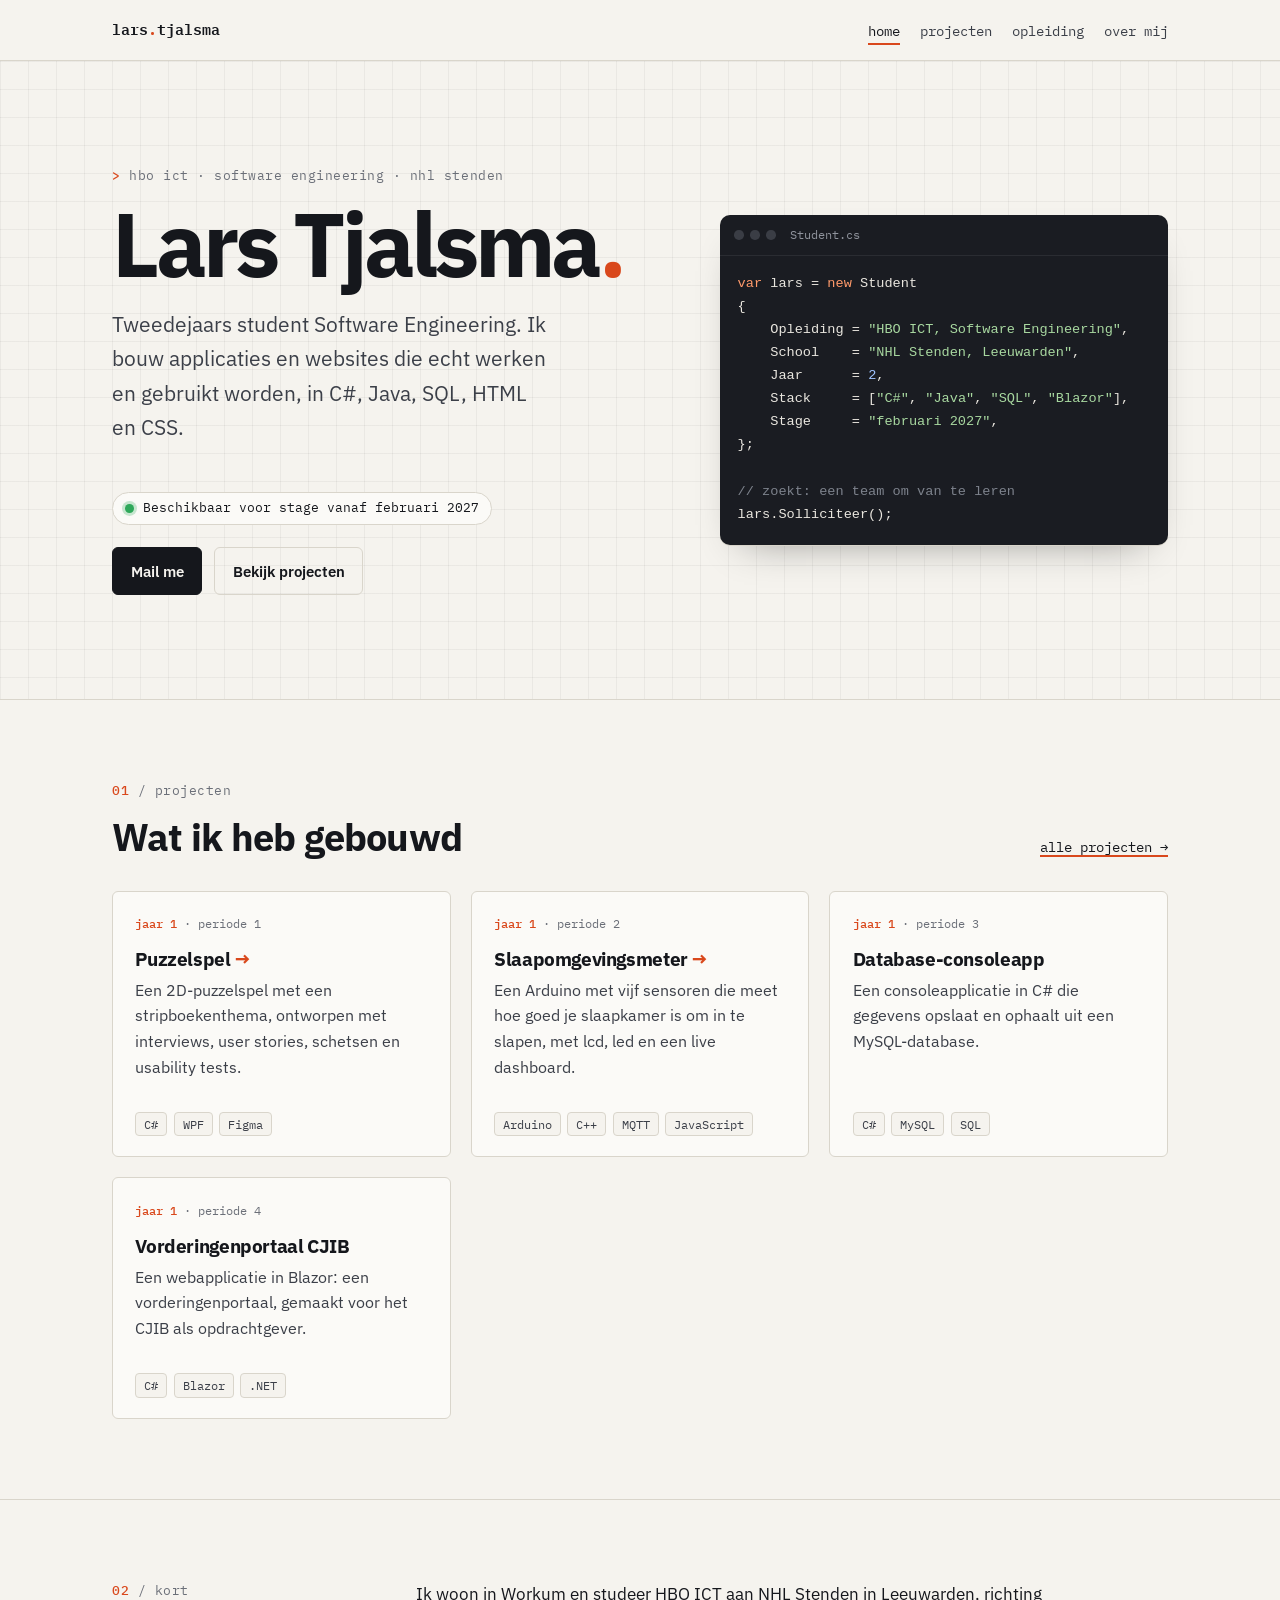
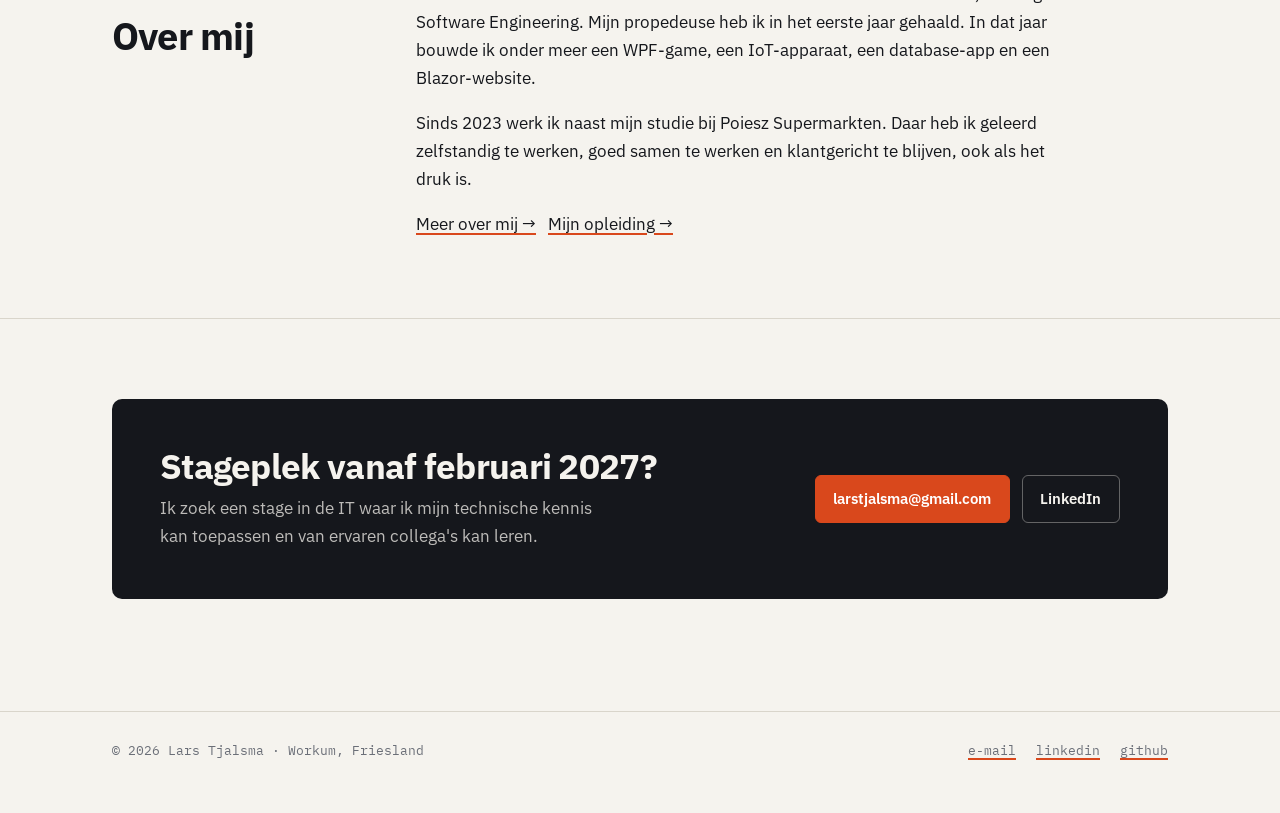
<file: index.html>
<!doctype html>
<html lang="nl">
<head>
  <meta charset="utf-8">
  <meta name="viewport" content="width=device-width, initial-scale=1">
  <title>Lars Tjalsma</title>
  <meta name="description" content="Lars Tjalsma, tweedejaars HBO ICT-student Software Engineering aan NHL Stenden. Op zoek naar een stage vanaf februari 2027.">
  <meta property="og:title" content="Lars Tjalsma">
  <meta property="og:description" content="Lars Tjalsma, tweedejaars HBO ICT-student Software Engineering aan NHL Stenden. Op zoek naar een stage vanaf februari 2027.">
  <meta property="og:url" content="https://larstjalsma.dev/">
  <meta property="og:type" content="website">
  <meta name="theme-color" content="#f5f3ee" media="(prefers-color-scheme: light)">
  <meta name="theme-color" content="#0f1115" media="(prefers-color-scheme: dark)">
  <link rel="canonical" href="https://larstjalsma.dev/">
  <link rel="icon" href="favicon.svg" type="image/svg+xml">
  <link rel="preconnect" href="https://fonts.googleapis.com">
  <link rel="preconnect" href="https://fonts.gstatic.com" crossorigin>
  <link href="https://fonts.googleapis.com/css2?family=IBM+Plex+Mono:wght@400;500;600&family=IBM+Plex+Sans:wght@400;500;600;700&display=swap" rel="stylesheet">
  <link rel="stylesheet" href="style.css">
  <script type="application/ld+json">
  {
    "@context": "https://schema.org",
    "@type": "Person",
    "name": "Lars Tjalsma",
    "url": "https://larstjalsma.dev/",
    "jobTitle": "HBO ICT-student Software Engineering",
    "alumniOf": "RSG Magister Alvinus",
    "affiliation": { "@type": "CollegeOrUniversity", "name": "NHL Stenden Hogeschool" },
    "address": { "@type": "PostalAddress", "addressLocality": "Workum", "addressCountry": "NL" },
    "knowsAbout": ["C#", "Java", "SQL", "MySQL", "Blazor", "WPF", "JavaFX", "Haskell", "HTML", "CSS", "Arduino", "MQTT"],
    "knowsLanguage": ["nl", "fy", "en"],
    "sameAs": ["https://github.com/Lars3849", "https://www.linkedin.com/in/lars-tjalsma"]
  }
  </script>
</head>
<body>
  <a class="skip" href="#inhoud">Naar de inhoud</a>

  <header class="site-header">
    <div class="wrap">
      <a class="logo" href="index.html">lars<span>.</span>tjalsma</a>
      <nav aria-label="Hoofdmenu">
        <ul class="nav">
          <li><a href="index.html" aria-current="page">home</a></li>
          <li><a href="projecten.html">projecten</a></li>
          <li><a href="opleiding.html">opleiding</a></li>
          <li><a href="over-mij.html">over mij</a></li>
        </ul>
      </nav>
    </div>
  </header>

  <main id="inhoud">
    <section class="hero">
      <div class="wrap">
        <div>
          <p class="kicker"><b>&gt;</b> hbo ict · software engineering · nhl stenden</p>
          <h1>Lars Tjalsma<span class="dot">.</span></h1>
          <p class="lead">
            Tweedejaars student Software Engineering. Ik bouw applicaties en websites die
            echt werken en gebruikt worden, in C#, Java, SQL, HTML en CSS.
          </p>
          <p class="pill">Beschikbaar voor stage vanaf februari 2027</p>
          <div class="actions">
            <a class="button" href="mailto:larstjalsma@gmail.com">Mail me</a>
            <a class="button ghost" href="projecten.html">Bekijk projecten</a>
          </div>
        </div>

        <div class="code" role="img" aria-label="Codevoorbeeld met een korte samenvatting: student HBO ICT Software Engineering bij NHL Stenden, tweede jaar, stage vanaf februari 2027, werkt met C#, Java, SQL en Blazor.">
          <div class="code-bar" aria-hidden="true"><i></i><i></i><i></i><span>Student.cs</span></div>
<pre aria-hidden="true"><code><span class="k">var</span> lars = <span class="k">new</span> Student
{
    Opleiding = <span class="s">"HBO ICT, Software Engineering"</span>,
    School    = <span class="s">"NHL Stenden, Leeuwarden"</span>,
    Jaar      = <span class="n">2</span>,
    Stack     = [<span class="s">"C#"</span>, <span class="s">"Java"</span>, <span class="s">"SQL"</span>, <span class="s">"Blazor"</span>],
    Stage     = <span class="s">"februari 2027"</span>,
};

<span class="c">// zoekt: een team om van te leren</span>
lars.Solliciteer();</code></pre>
        </div>
      </div>
    </section>

    <section class="section">
      <div class="wrap">
        <div class="section-head">
          <div>
            <p class="kicker"><b>01</b> / projecten</p>
            <h2>Wat ik heb gebouwd</h2>
          </div>
          <a href="projecten.html">alle projecten →</a>
        </div>

        <div class="cards">
          <article class="card has-link">
            <p class="meta"><b>jaar 1</b> · periode 1</p>
            <h3><a href="puzzelspel.html">Puzzelspel</a></h3>
            <p>Een 2D-puzzelspel met een stripboekenthema, ontworpen met interviews, user stories, schetsen en usability tests.</p>
            <ul class="tags"><li>C#</li><li>WPF</li><li>Figma</li></ul>
          </article>
          <article class="card has-link">
            <p class="meta"><b>jaar 1</b> · periode 2</p>
            <h3><a href="slaapomgevingsmeter.html">Slaapomgevingsmeter</a></h3>
            <p>Een Arduino met vijf sensoren die meet hoe goed je slaapkamer is om in te slapen, met lcd, led en een live dashboard.</p>
            <ul class="tags"><li>Arduino</li><li>C++</li><li>MQTT</li><li>JavaScript</li></ul>
          </article>
          <article class="card">
            <p class="meta"><b>jaar 1</b> · periode 3</p>
            <h3>Database-consoleapp</h3>
            <p>Een consoleapplicatie in C# die gegevens opslaat en ophaalt uit een MySQL-database.</p>
            <ul class="tags"><li>C#</li><li>MySQL</li><li>SQL</li></ul>
          </article>
          <article class="card">
            <p class="meta"><b>jaar 1</b> · periode 4</p>
            <h3>Vorderingenportaal CJIB</h3>
            <p>Een webapplicatie in Blazor: een vorderingenportaal, gemaakt voor het CJIB als opdrachtgever.</p>
            <ul class="tags"><li>C#</li><li>Blazor</li><li>.NET</li></ul>
          </article>
        </div>
      </div>
    </section>

    <section class="section">
      <div class="wrap split">
        <div>
          <p class="kicker"><b>02</b> / kort</p>
          <h2>Over mij</h2>
        </div>
        <div class="prose">
          <p>
            Ik woon in Workum en studeer HBO ICT aan NHL Stenden in Leeuwarden, richting
            Software Engineering. Mijn propedeuse heb ik in het eerste jaar gehaald. In dat
            jaar bouwde ik onder meer een WPF-game, een IoT-apparaat, een database-app en
            een Blazor-website.
          </p>
          <p>
            Sinds 2023 werk ik naast mijn studie bij Poiesz Supermarkten. Daar heb ik geleerd
            zelfstandig te werken, goed samen te werken en klantgericht te blijven, ook als
            het druk is.
          </p>
          <p><a href="over-mij.html">Meer over mij →</a> &nbsp; <a href="opleiding.html">Mijn opleiding →</a></p>
        </div>
      </div>
    </section>

    <section class="section">
      <div class="wrap">
        <div class="cta">
          <div>
            <h2>Stageplek vanaf februari 2027?</h2>
            <p>Ik zoek een stage in de IT waar ik mijn technische kennis kan toepassen en van ervaren collega's kan leren.</p>
          </div>
          <div class="actions">
            <a class="button" href="mailto:larstjalsma@gmail.com">larstjalsma@gmail.com</a>
            <a class="button ghost" href="https://www.linkedin.com/in/lars-tjalsma">LinkedIn</a>
          </div>
        </div>
      </div>
    </section>
  </main>

  <footer class="site-footer">
    <div class="wrap">
      <p>© 2026 Lars Tjalsma · Workum, Friesland</p>
      <ul>
        <li><a href="mailto:larstjalsma@gmail.com">e-mail</a></li>
        <li><a href="https://www.linkedin.com/in/lars-tjalsma">linkedin</a></li>
        <li><a href="https://github.com/Lars3849">github</a></li>
      </ul>
    </div>
  </footer>

</body>
</html>
</file>
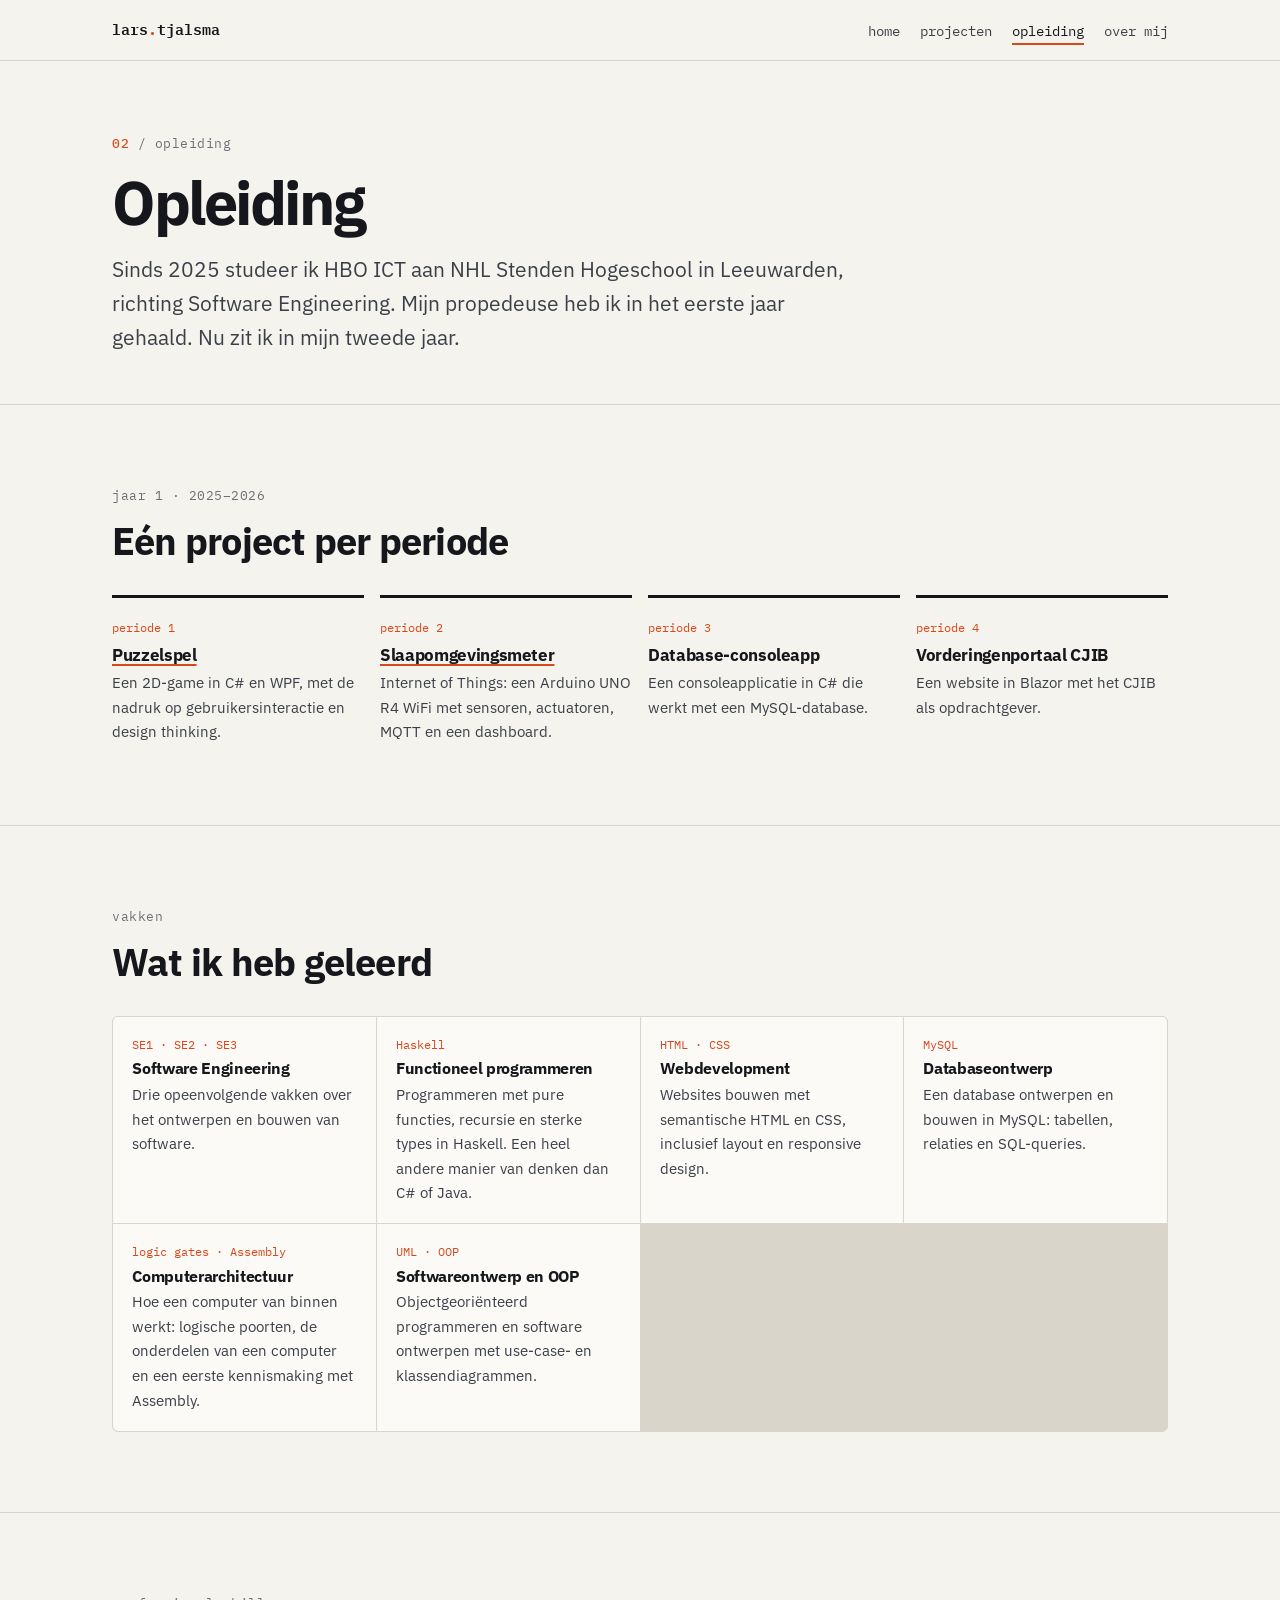
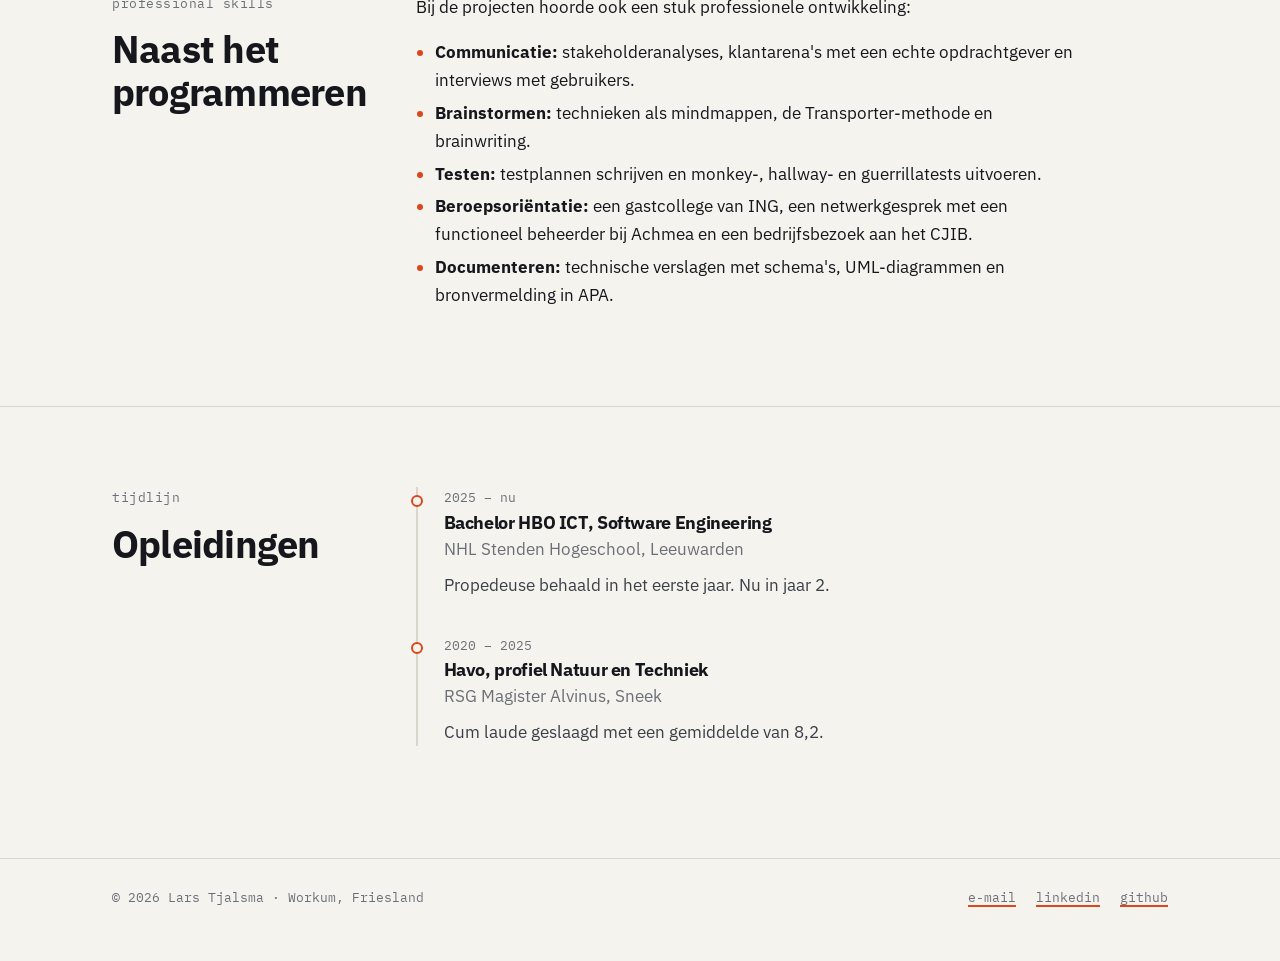
<file: opleiding.html>
<!doctype html>
<html lang="nl">
<head>
  <meta charset="utf-8">
  <meta name="viewport" content="width=device-width, initial-scale=1">
  <title>Opleiding · Lars Tjalsma</title>
  <meta name="description" content="De opleiding HBO ICT Software Engineering aan NHL Stenden: projecten per periode en vakken zoals Software Engineering, Haskell, webdevelopment en databaseontwerp.">
  <meta property="og:title" content="Opleiding · Lars Tjalsma">
  <meta property="og:description" content="De opleiding HBO ICT Software Engineering aan NHL Stenden: projecten per periode en vakken zoals Software Engineering, Haskell, webdevelopment en databaseontwerp.">
  <meta property="og:url" content="https://larstjalsma.dev/opleiding.html">
  <meta property="og:type" content="website">
  <meta name="theme-color" content="#f5f3ee" media="(prefers-color-scheme: light)">
  <meta name="theme-color" content="#0f1115" media="(prefers-color-scheme: dark)">
  <link rel="canonical" href="https://larstjalsma.dev/opleiding.html">
  <link rel="icon" href="favicon.svg" type="image/svg+xml">
  <link rel="preconnect" href="https://fonts.googleapis.com">
  <link rel="preconnect" href="https://fonts.gstatic.com" crossorigin>
  <link href="https://fonts.googleapis.com/css2?family=IBM+Plex+Mono:wght@400;500;600&family=IBM+Plex+Sans:wght@400;500;600;700&display=swap" rel="stylesheet">
  <link rel="stylesheet" href="style.css">
</head>
<body>
  <a class="skip" href="#inhoud">Naar de inhoud</a>

  <header class="site-header">
    <div class="wrap">
      <a class="logo" href="index.html">lars<span>.</span>tjalsma</a>
      <nav aria-label="Hoofdmenu">
        <ul class="nav">
          <li><a href="index.html">home</a></li>
          <li><a href="projecten.html">projecten</a></li>
          <li><a href="opleiding.html" aria-current="page">opleiding</a></li>
          <li><a href="over-mij.html">over mij</a></li>
        </ul>
      </nav>
    </div>
  </header>

  <main id="inhoud">
    <section class="page-head">
      <div class="wrap">
        <p class="kicker"><b>02</b> / opleiding</p>
        <h1>Opleiding</h1>
        <p class="lead">
          Sinds 2025 studeer ik HBO ICT aan NHL Stenden Hogeschool in Leeuwarden, richting
          Software Engineering. Mijn propedeuse heb ik in het eerste jaar gehaald. Nu zit ik
          in mijn tweede jaar.
        </p>
      </div>
    </section>

    <section class="section">
      <div class="wrap">
        <div class="section-head">
          <div>
            <p class="kicker">jaar 1 · 2025–2026</p>
            <h2>Eén project per periode</h2>
          </div>
        </div>
        <div class="periods">
          <article class="period">
            <span class="when">periode 1</span>
            <h3><a href="puzzelspel.html">Puzzelspel</a></h3>
            <p>Een 2D-game in C# en WPF, met de nadruk op gebruikersinteractie en design thinking.</p>
          </article>
          <article class="period">
            <span class="when">periode 2</span>
            <h3><a href="slaapomgevingsmeter.html">Slaapomgevingsmeter</a></h3>
            <p>Internet of Things: een Arduino UNO R4 WiFi met sensoren, actuatoren, MQTT en een dashboard.</p>
          </article>
          <article class="period">
            <span class="when">periode 3</span>
            <h3>Database-consoleapp</h3>
            <p>Een consoleapplicatie in C# die werkt met een MySQL-database.</p>
          </article>
          <article class="period">
            <span class="when">periode 4</span>
            <h3>Vorderingenportaal CJIB</h3>
            <p>Een website in Blazor met het CJIB als opdrachtgever.</p>
          </article>
        </div>
      </div>
    </section>

    <section class="section">
      <div class="wrap">
        <div class="section-head">
          <div>
            <p class="kicker">vakken</p>
            <h2>Wat ik heb geleerd</h2>
          </div>
        </div>
        <div class="courses">
          <article class="course">
            <span class="code-label">SE1 · SE2 · SE3</span>
            <h3>Software Engineering</h3>
            <p>Drie opeenvolgende vakken over het ontwerpen en bouwen van software.</p>
          </article>
          <article class="course">
            <span class="code-label">Haskell</span>
            <h3>Functioneel programmeren</h3>
            <p>Programmeren met pure functies, recursie en sterke types in Haskell. Een heel andere manier van denken dan C# of Java.</p>
          </article>
          <article class="course">
            <span class="code-label">HTML · CSS</span>
            <h3>Webdevelopment</h3>
            <p>Websites bouwen met semantische HTML en CSS, inclusief layout en responsive design.</p>
          </article>
          <article class="course">
            <span class="code-label">MySQL</span>
            <h3>Databaseontwerp</h3>
            <p>Een database ontwerpen en bouwen in MySQL: tabellen, relaties en SQL-queries.</p>
          </article>
          <article class="course">
            <span class="code-label">logic gates · Assembly</span>
            <h3>Computerarchitectuur</h3>
            <p>Hoe een computer van binnen werkt: logische poorten, de onderdelen van een computer en een eerste kennismaking met Assembly.</p>
          </article>
          <article class="course">
            <span class="code-label">UML · OOP</span>
            <h3>Softwareontwerp en OOP</h3>
            <p>Objectgeoriënteerd programmeren en software ontwerpen met use-case- en klassendiagrammen.</p>
          </article>
        </div>
      </div>
    </section>

    <section class="section">
      <div class="wrap split">
        <div>
          <p class="kicker">professional skills</p>
          <h2>Naast het programmeren</h2>
        </div>
        <div class="prose">
          <p>Bij de projecten hoorde ook een stuk professionele ontwikkeling:</p>
          <ul>
            <li><strong>Communicatie:</strong> stakeholderanalyses, klantarena's met een echte opdrachtgever en interviews met gebruikers.</li>
            <li><strong>Brainstormen:</strong> technieken als mindmappen, de Transporter-methode en brainwriting.</li>
            <li><strong>Testen:</strong> testplannen schrijven en monkey-, hallway- en guerrillatests uitvoeren.</li>
            <li><strong>Beroepsoriëntatie:</strong> een gastcollege van ING, een netwerkgesprek met een functioneel beheerder bij Achmea en een bedrijfsbezoek aan het CJIB.</li>
            <li><strong>Documenteren:</strong> technische verslagen met schema's, UML-diagrammen en bronvermelding in APA.</li>
          </ul>
        </div>
      </div>
    </section>

    <section class="section">
      <div class="wrap split">
        <div>
          <p class="kicker">tijdlijn</p>
          <h2>Opleidingen</h2>
        </div>
        <ol class="timeline">
          <li>
            <span class="when">2025 – nu</span>
            <h3>Bachelor HBO ICT, Software Engineering</h3>
            <p class="where">NHL Stenden Hogeschool, Leeuwarden</p>
            <p>Propedeuse behaald in het eerste jaar. Nu in jaar 2.</p>
          </li>
          <li>
            <span class="when">2020 – 2025</span>
            <h3>Havo, profiel Natuur en Techniek</h3>
            <p class="where">RSG Magister Alvinus, Sneek</p>
            <p>Cum laude geslaagd met een gemiddelde van 8,2.</p>
          </li>
        </ol>
      </div>
    </section>
  </main>

  <footer class="site-footer">
    <div class="wrap">
      <p>© 2026 Lars Tjalsma · Workum, Friesland</p>
      <ul>
        <li><a href="mailto:larstjalsma@gmail.com">e-mail</a></li>
        <li><a href="https://www.linkedin.com/in/lars-tjalsma">linkedin</a></li>
        <li><a href="https://github.com/Lars3849">github</a></li>
      </ul>
    </div>
  </footer>

</body>
</html>
</file>
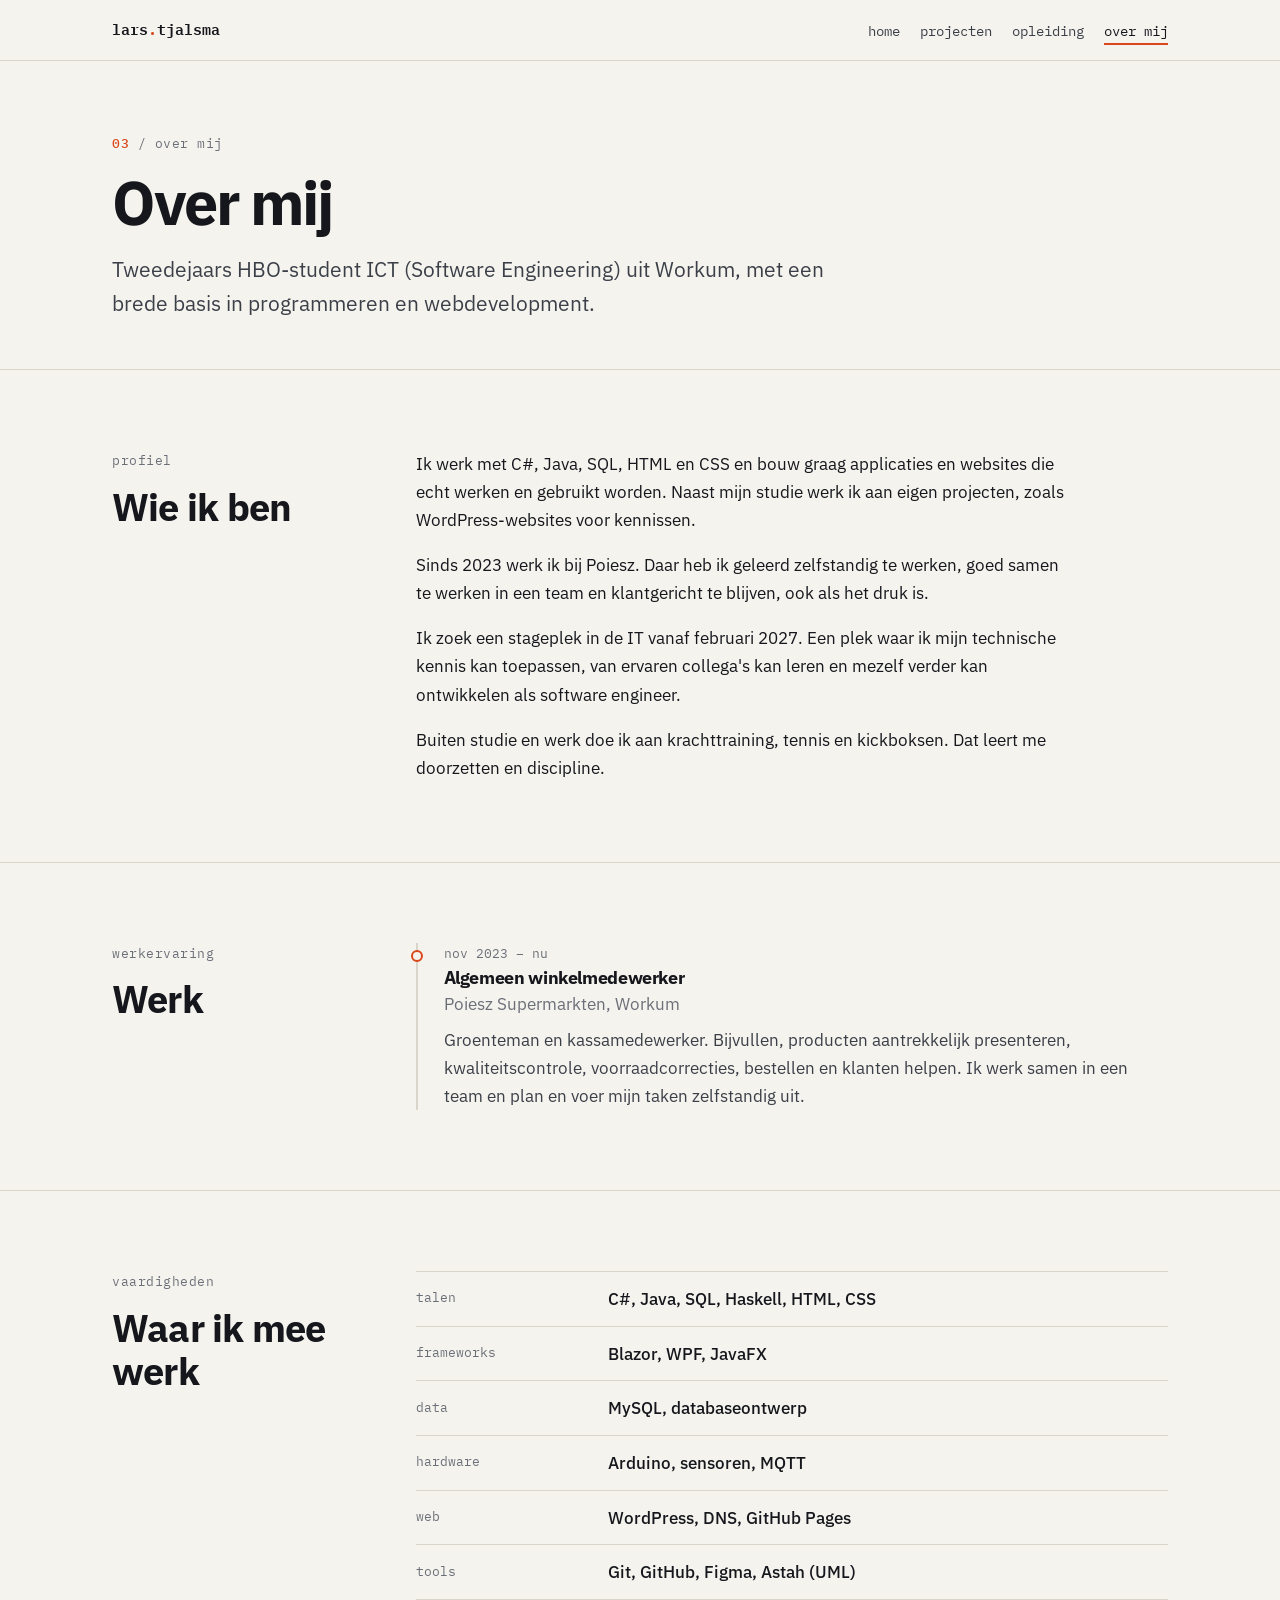
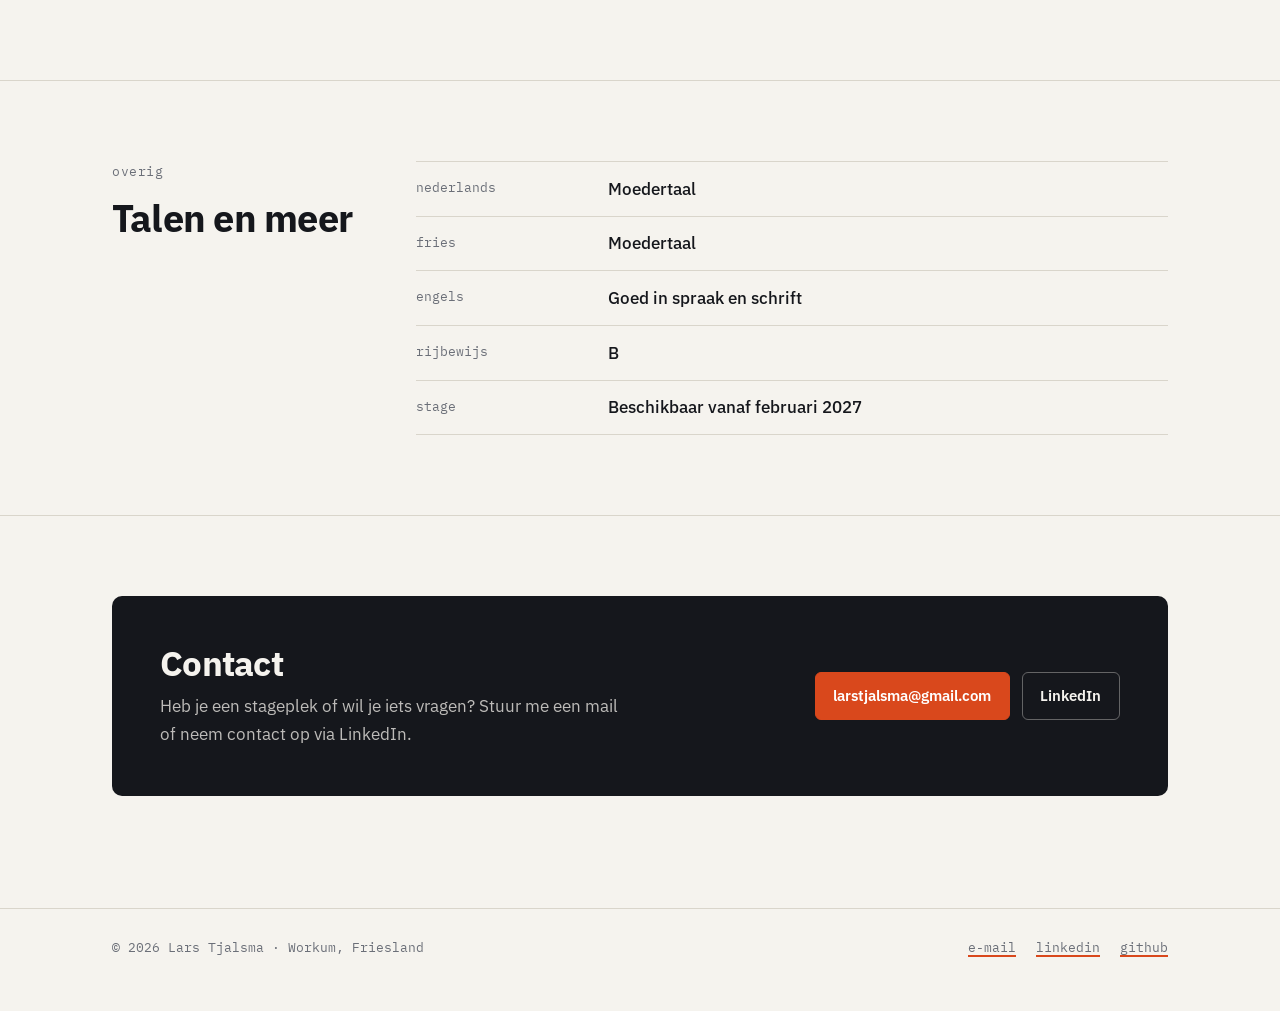
<file: over-mij.html>
<!doctype html>
<html lang="nl">
<head>
  <meta charset="utf-8">
  <meta name="viewport" content="width=device-width, initial-scale=1">
  <title>Over mij · Lars Tjalsma</title>
  <meta name="description" content="Over Lars Tjalsma: profiel, werkervaring, vaardigheden, talen en contact.">
  <meta property="og:title" content="Over mij · Lars Tjalsma">
  <meta property="og:description" content="Over Lars Tjalsma: profiel, werkervaring, vaardigheden, talen en contact.">
  <meta property="og:url" content="https://larstjalsma.dev/over-mij.html">
  <meta property="og:type" content="website">
  <meta name="theme-color" content="#f5f3ee" media="(prefers-color-scheme: light)">
  <meta name="theme-color" content="#0f1115" media="(prefers-color-scheme: dark)">
  <link rel="canonical" href="https://larstjalsma.dev/over-mij.html">
  <link rel="icon" href="favicon.svg" type="image/svg+xml">
  <link rel="preconnect" href="https://fonts.googleapis.com">
  <link rel="preconnect" href="https://fonts.gstatic.com" crossorigin>
  <link href="https://fonts.googleapis.com/css2?family=IBM+Plex+Mono:wght@400;500;600&family=IBM+Plex+Sans:wght@400;500;600;700&display=swap" rel="stylesheet">
  <link rel="stylesheet" href="style.css">
</head>
<body>
  <a class="skip" href="#inhoud">Naar de inhoud</a>

  <header class="site-header">
    <div class="wrap">
      <a class="logo" href="index.html">lars<span>.</span>tjalsma</a>
      <nav aria-label="Hoofdmenu">
        <ul class="nav">
          <li><a href="index.html">home</a></li>
          <li><a href="projecten.html">projecten</a></li>
          <li><a href="opleiding.html">opleiding</a></li>
          <li><a href="over-mij.html" aria-current="page">over mij</a></li>
        </ul>
      </nav>
    </div>
  </header>

  <main id="inhoud">
    <section class="page-head">
      <div class="wrap">
        <p class="kicker"><b>03</b> / over mij</p>
        <h1>Over mij</h1>
        <p class="lead">
          Tweedejaars HBO-student ICT (Software Engineering) uit Workum, met een brede basis
          in programmeren en webdevelopment.
        </p>
      </div>
    </section>

    <section class="section">
      <div class="wrap split">
        <div>
          <p class="kicker">profiel</p>
          <h2>Wie ik ben</h2>
        </div>
        <div class="prose">
          <p>
            Ik werk met C#, Java, SQL, HTML en CSS en bouw graag applicaties en websites die
            echt werken en gebruikt worden. Naast mijn studie werk ik aan eigen projecten,
            zoals WordPress-websites voor kennissen.
          </p>
          <p>
            Sinds 2023 werk ik bij Poiesz. Daar heb ik geleerd zelfstandig te werken, goed
            samen te werken in een team en klantgericht te blijven, ook als het druk is.
          </p>
          <p>
            Ik zoek een stageplek in de IT vanaf februari 2027. Een plek waar ik mijn
            technische kennis kan toepassen, van ervaren collega's kan leren en mezelf verder
            kan ontwikkelen als software engineer.
          </p>
          <p>
            Buiten studie en werk doe ik aan krachttraining, tennis en kickboksen. Dat leert
            me doorzetten en discipline.
          </p>
        </div>
      </div>
    </section>

    <section class="section">
      <div class="wrap split">
        <div>
          <p class="kicker">werkervaring</p>
          <h2>Werk</h2>
        </div>
        <ol class="timeline">
          <li>
            <span class="when">nov 2023 – nu</span>
            <h3>Algemeen winkelmedewerker</h3>
            <p class="where">Poiesz Supermarkten, Workum</p>
            <p>
              Groenteman en kassamedewerker. Bijvullen, producten aantrekkelijk presenteren,
              kwaliteitscontrole, voorraadcorrecties, bestellen en klanten helpen. Ik werk
              samen in een team en plan en voer mijn taken zelfstandig uit.
            </p>
          </li>
        </ol>
      </div>
    </section>

    <section class="section">
      <div class="wrap split">
        <div>
          <p class="kicker">vaardigheden</p>
          <h2>Waar ik mee werk</h2>
        </div>
        <dl class="facts">
          <div><dt>talen</dt><dd>C#, Java, SQL, Haskell, HTML, CSS</dd></div>
          <div><dt>frameworks</dt><dd>Blazor, WPF, JavaFX</dd></div>
          <div><dt>data</dt><dd>MySQL, databaseontwerp</dd></div>
          <div><dt>hardware</dt><dd>Arduino, sensoren, MQTT</dd></div>
          <div><dt>web</dt><dd>WordPress, DNS, GitHub Pages</dd></div>
          <div><dt>tools</dt><dd>Git, GitHub, Figma, Astah (UML)</dd></div>
        </dl>
      </div>
    </section>

    <section class="section">
      <div class="wrap split">
        <div>
          <p class="kicker">overig</p>
          <h2>Talen en meer</h2>
        </div>
        <dl class="facts">
          <div><dt>nederlands</dt><dd>Moedertaal</dd></div>
          <div><dt>fries</dt><dd>Moedertaal</dd></div>
          <div><dt>engels</dt><dd>Goed in spraak en schrift</dd></div>
          <div><dt>rijbewijs</dt><dd>B</dd></div>
          <div><dt>stage</dt><dd>Beschikbaar vanaf februari 2027</dd></div>
        </dl>
      </div>
    </section>

    <section class="section">
      <div class="wrap">
        <div class="cta">
          <div>
            <h2>Contact</h2>
            <p>Heb je een stageplek of wil je iets vragen? Stuur me een mail of neem contact op via LinkedIn.</p>
          </div>
          <div class="actions">
            <a class="button" href="mailto:larstjalsma@gmail.com">larstjalsma@gmail.com</a>
            <a class="button ghost" href="https://www.linkedin.com/in/lars-tjalsma">LinkedIn</a>
          </div>
        </div>
      </div>
    </section>
  </main>

  <footer class="site-footer">
    <div class="wrap">
      <p>© 2026 Lars Tjalsma · Workum, Friesland</p>
      <ul>
        <li><a href="mailto:larstjalsma@gmail.com">e-mail</a></li>
        <li><a href="https://www.linkedin.com/in/lars-tjalsma">linkedin</a></li>
        <li><a href="https://github.com/Lars3849">github</a></li>
      </ul>
    </div>
  </footer>

</body>
</html>
</file>
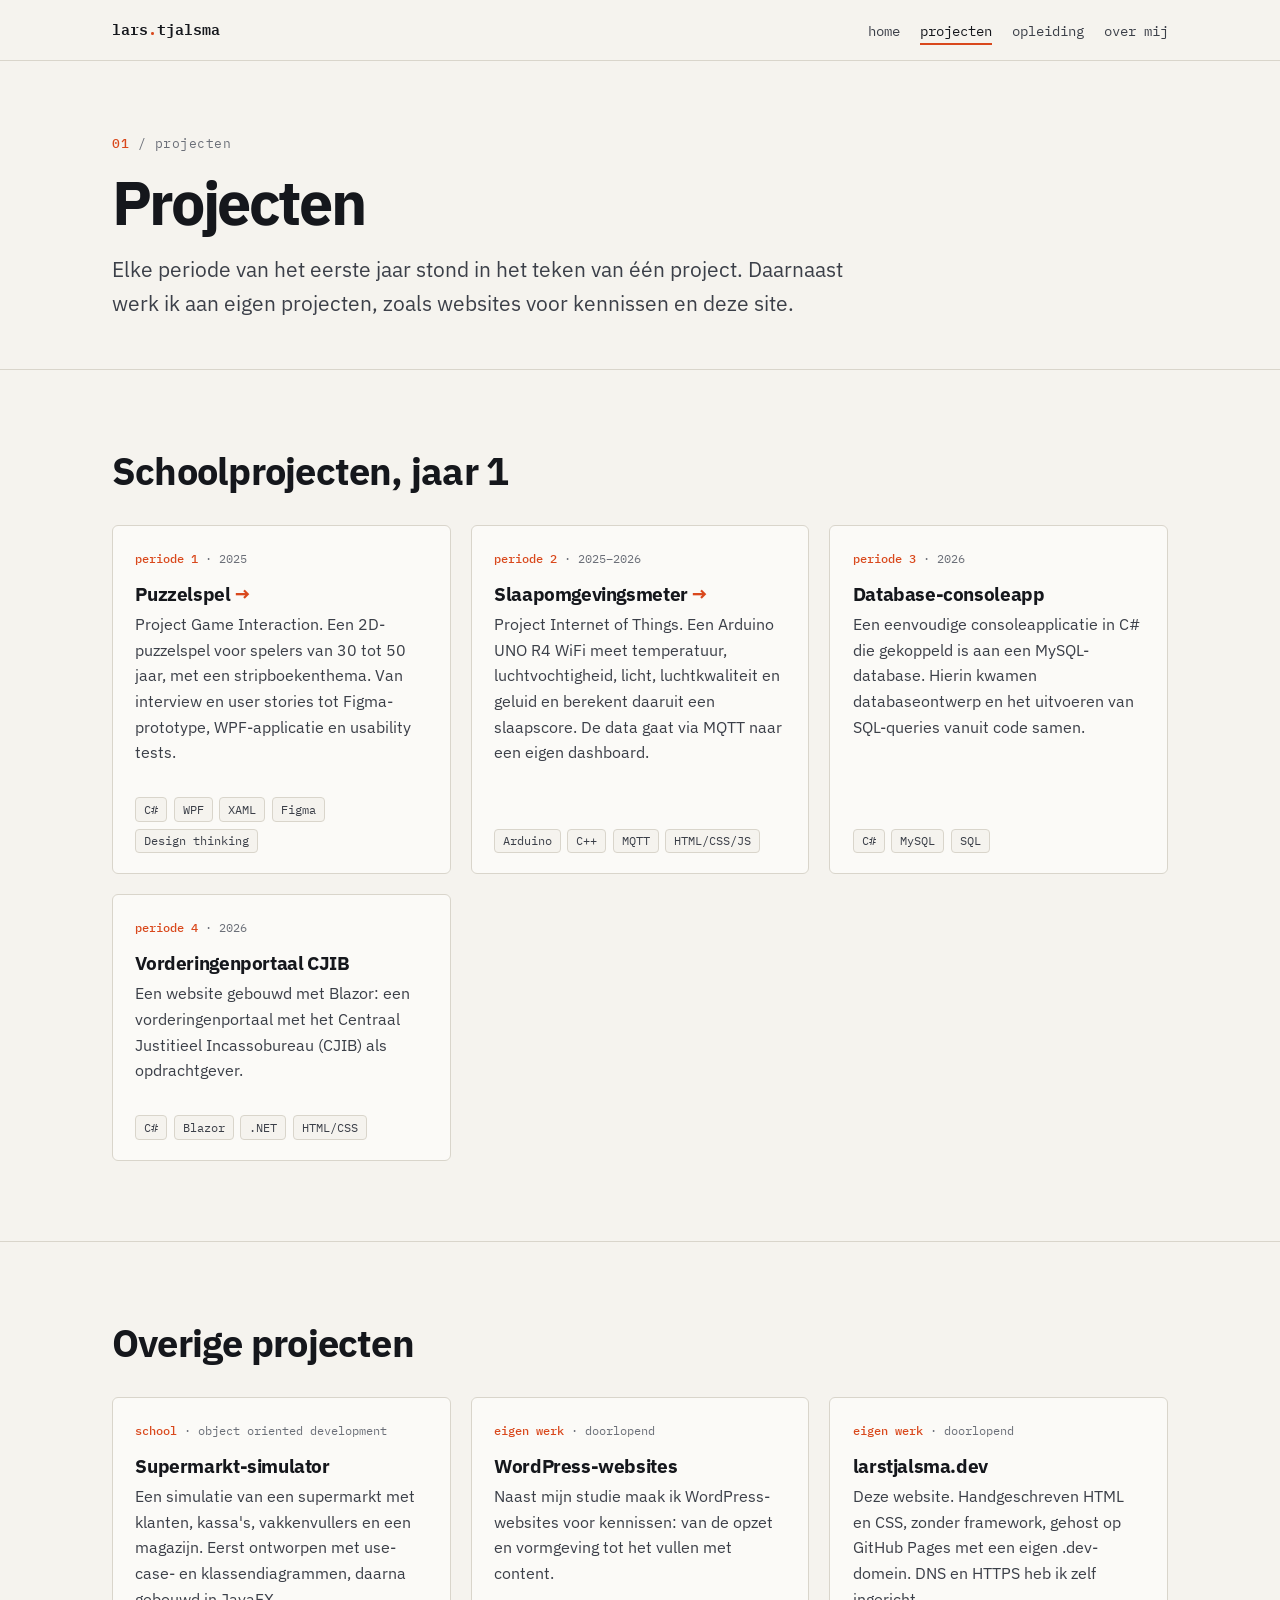
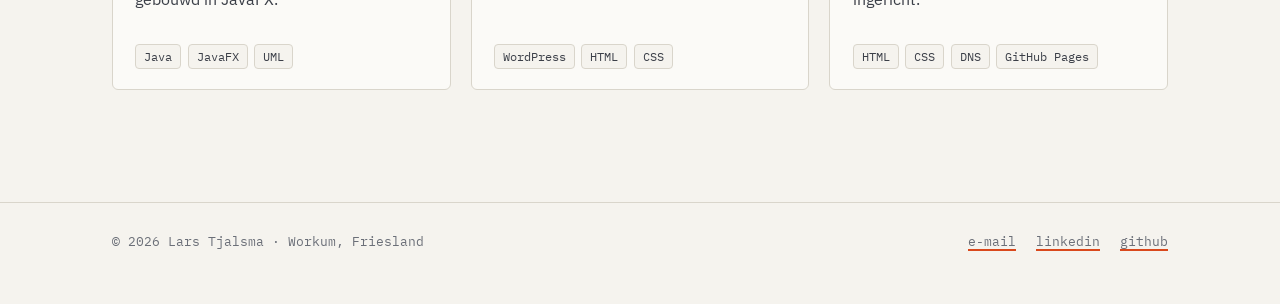
<file: projecten.html>
<!doctype html>
<html lang="nl">
<head>
  <meta charset="utf-8">
  <meta name="viewport" content="width=device-width, initial-scale=1">
  <title>Projecten · Lars Tjalsma</title>
  <meta name="description" content="Projecten van Lars Tjalsma: een puzzelspel in WPF, een slaapomgevingsmeter met Arduino, een database-app in C# en MySQL en een Blazor-portaal voor het CJIB.">
  <meta property="og:title" content="Projecten · Lars Tjalsma">
  <meta property="og:description" content="Projecten van Lars Tjalsma: een puzzelspel in WPF, een slaapomgevingsmeter met Arduino, een database-app in C# en MySQL en een Blazor-portaal voor het CJIB.">
  <meta property="og:url" content="https://larstjalsma.dev/projecten.html">
  <meta property="og:type" content="website">
  <meta name="theme-color" content="#f5f3ee" media="(prefers-color-scheme: light)">
  <meta name="theme-color" content="#0f1115" media="(prefers-color-scheme: dark)">
  <link rel="canonical" href="https://larstjalsma.dev/projecten.html">
  <link rel="icon" href="favicon.svg" type="image/svg+xml">
  <link rel="preconnect" href="https://fonts.googleapis.com">
  <link rel="preconnect" href="https://fonts.gstatic.com" crossorigin>
  <link href="https://fonts.googleapis.com/css2?family=IBM+Plex+Mono:wght@400;500;600&family=IBM+Plex+Sans:wght@400;500;600;700&display=swap" rel="stylesheet">
  <link rel="stylesheet" href="style.css">
</head>
<body>
  <a class="skip" href="#inhoud">Naar de inhoud</a>

  <header class="site-header">
    <div class="wrap">
      <a class="logo" href="index.html">lars<span>.</span>tjalsma</a>
      <nav aria-label="Hoofdmenu">
        <ul class="nav">
          <li><a href="index.html">home</a></li>
          <li><a href="projecten.html" aria-current="page">projecten</a></li>
          <li><a href="opleiding.html">opleiding</a></li>
          <li><a href="over-mij.html">over mij</a></li>
        </ul>
      </nav>
    </div>
  </header>

  <main id="inhoud">
    <section class="page-head">
      <div class="wrap">
        <p class="kicker"><b>01</b> / projecten</p>
        <h1>Projecten</h1>
        <p class="lead">
          Elke periode van het eerste jaar stond in het teken van één project. Daarnaast
          werk ik aan eigen projecten, zoals websites voor kennissen en deze site.
        </p>
      </div>
    </section>

    <section class="section">
      <div class="wrap">
        <div class="section-head">
          <h2>Schoolprojecten, jaar 1</h2>
        </div>
        <div class="cards">
          <article class="card has-link">
            <p class="meta"><b>periode 1</b> · 2025</p>
            <h3><a href="puzzelspel.html">Puzzelspel</a></h3>
            <p>
              Project Game Interaction. Een 2D-puzzelspel voor spelers van 30 tot 50 jaar,
              met een stripboekenthema. Van interview en user stories tot Figma-prototype,
              WPF-applicatie en usability tests.
            </p>
            <ul class="tags"><li>C#</li><li>WPF</li><li>XAML</li><li>Figma</li><li>Design thinking</li></ul>
          </article>

          <article class="card has-link">
            <p class="meta"><b>periode 2</b> · 2025–2026</p>
            <h3><a href="slaapomgevingsmeter.html">Slaapomgevingsmeter</a></h3>
            <p>
              Project Internet of Things. Een Arduino UNO R4 WiFi meet temperatuur,
              luchtvochtigheid, licht, luchtkwaliteit en geluid en berekent daaruit een
              slaapscore. De data gaat via MQTT naar een eigen dashboard.
            </p>
            <ul class="tags"><li>Arduino</li><li>C++</li><li>MQTT</li><li>HTML/CSS/JS</li></ul>
          </article>

          <article class="card">
            <p class="meta"><b>periode 3</b> · 2026</p>
            <h3>Database-consoleapp</h3>
            <p>
              Een eenvoudige consoleapplicatie in C# die gekoppeld is aan een
              MySQL-database. Hierin kwamen databaseontwerp en het uitvoeren van
              SQL-queries vanuit code samen.
            </p>
            <ul class="tags"><li>C#</li><li>MySQL</li><li>SQL</li></ul>
          </article>

          <article class="card">
            <p class="meta"><b>periode 4</b> · 2026</p>
            <h3>Vorderingenportaal CJIB</h3>
            <p>
              Een website gebouwd met Blazor: een vorderingenportaal met het Centraal
              Justitieel Incassobureau (CJIB) als opdrachtgever.
            </p>
            <ul class="tags"><li>C#</li><li>Blazor</li><li>.NET</li><li>HTML/CSS</li></ul>
          </article>
        </div>
      </div>
    </section>

    <section class="section">
      <div class="wrap">
        <div class="section-head">
          <h2>Overige projecten</h2>
        </div>
        <div class="cards">
          <article class="card">
            <p class="meta"><b>school</b> · object oriented development</p>
            <h3>Supermarkt-simulator</h3>
            <p>
              Een simulatie van een supermarkt met klanten, kassa's, vakkenvullers en een
              magazijn. Eerst ontworpen met use-case- en klassendiagrammen, daarna gebouwd
              in JavaFX.
            </p>
            <ul class="tags"><li>Java</li><li>JavaFX</li><li>UML</li></ul>
          </article>

          <article class="card">
            <p class="meta"><b>eigen werk</b> · doorlopend</p>
            <h3>WordPress-websites</h3>
            <p>
              Naast mijn studie maak ik WordPress-websites voor kennissen: van de opzet en
              vormgeving tot het vullen met content.
            </p>
            <ul class="tags"><li>WordPress</li><li>HTML</li><li>CSS</li></ul>
          </article>

          <article class="card">
            <p class="meta"><b>eigen werk</b> · doorlopend</p>
            <h3>larstjalsma.dev</h3>
            <p>
              Deze website. Handgeschreven HTML en CSS, zonder framework, gehost op GitHub
              Pages met een eigen .dev-domein. DNS en HTTPS heb ik zelf ingericht.
            </p>
            <ul class="tags"><li>HTML</li><li>CSS</li><li>DNS</li><li>GitHub Pages</li></ul>
          </article>
        </div>
      </div>
    </section>
  </main>

  <footer class="site-footer">
    <div class="wrap">
      <p>© 2026 Lars Tjalsma · Workum, Friesland</p>
      <ul>
        <li><a href="mailto:larstjalsma@gmail.com">e-mail</a></li>
        <li><a href="https://www.linkedin.com/in/lars-tjalsma">linkedin</a></li>
        <li><a href="https://github.com/Lars3849">github</a></li>
      </ul>
    </div>
  </footer>

</body>
</html>
</file>
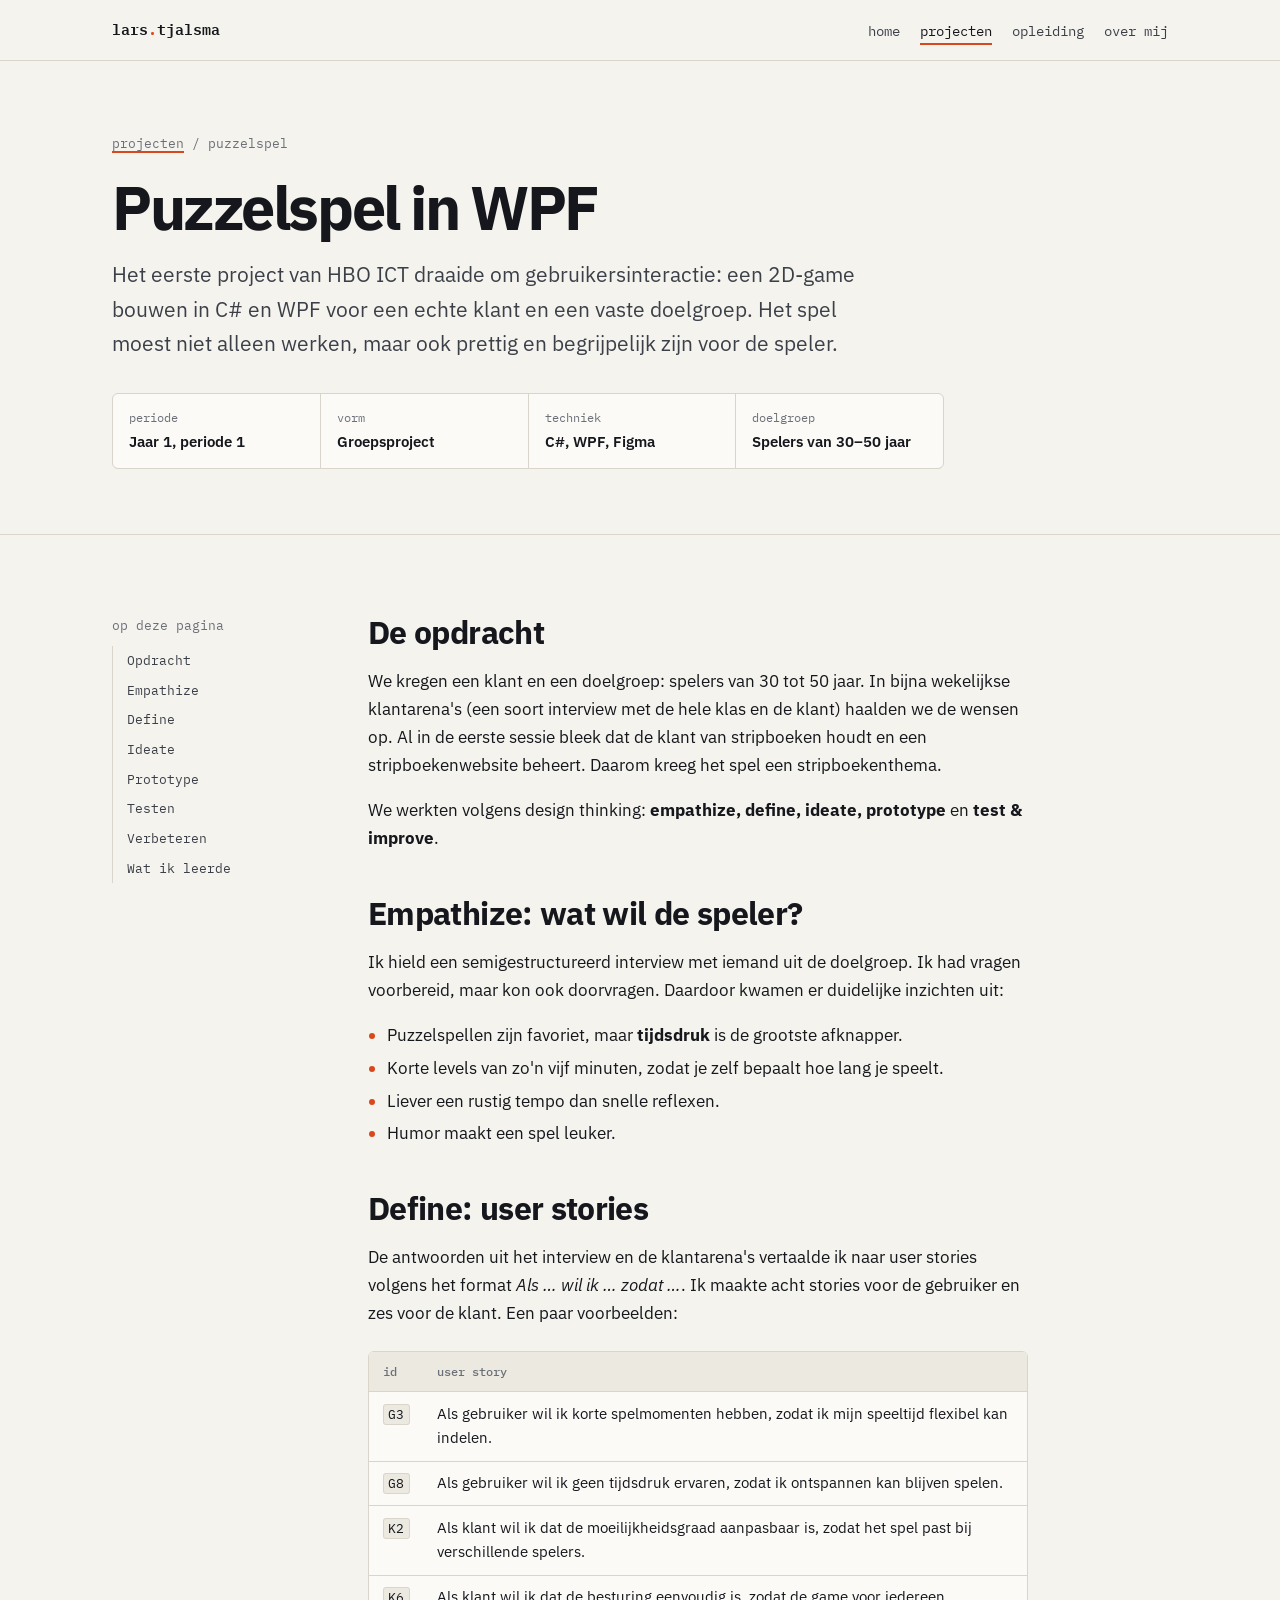
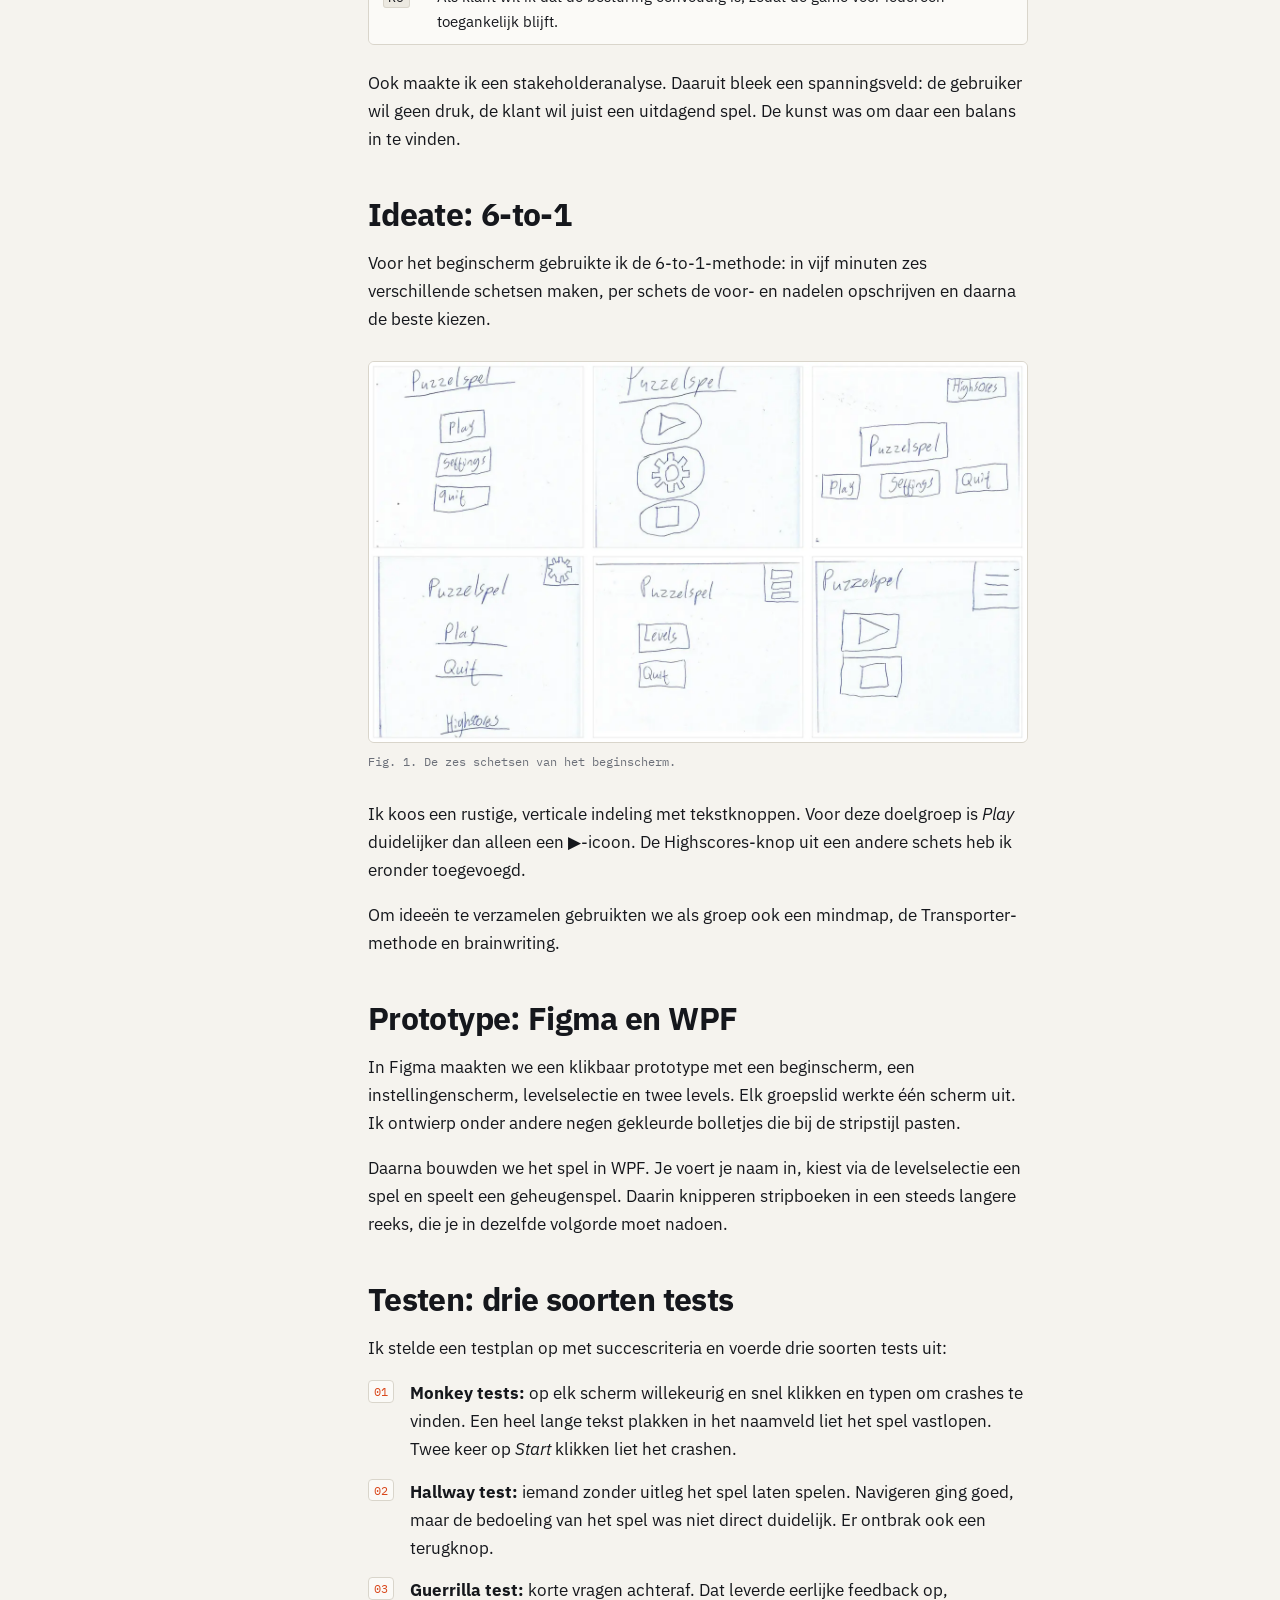
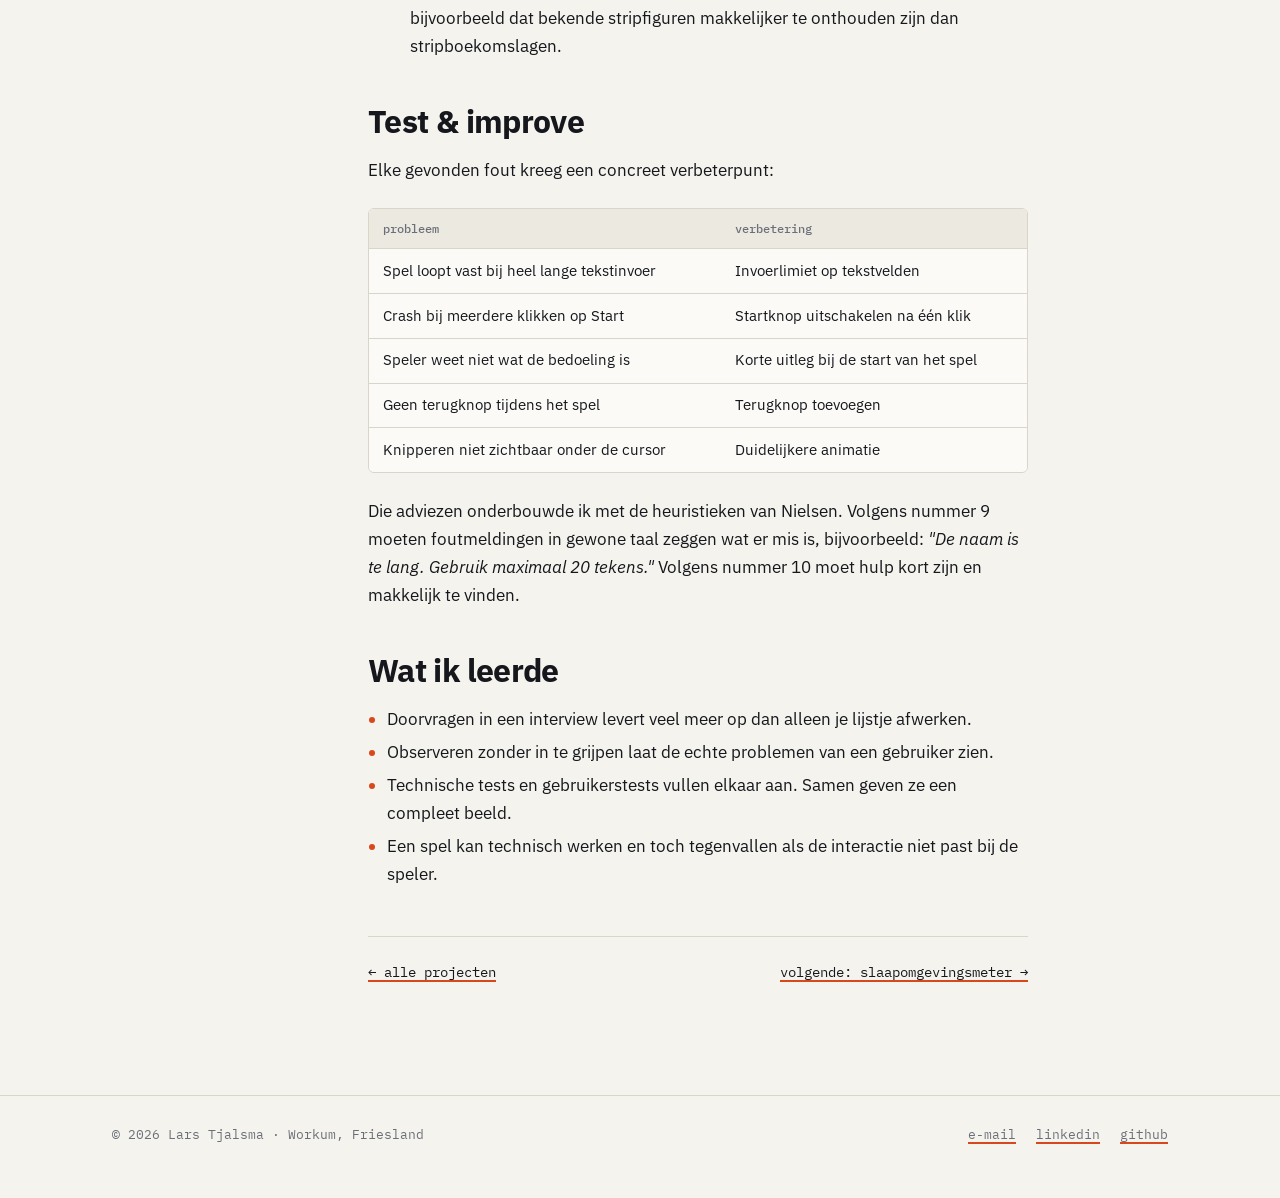
<file: puzzelspel.html>
<!doctype html>
<html lang="nl">
<head>
  <meta charset="utf-8">
  <meta name="viewport" content="width=device-width, initial-scale=1">
  <title>Puzzelspel in WPF · Lars Tjalsma</title>
  <meta name="description" content="Een 2D-puzzelspel in C# en WPF, ontworpen met design thinking: interviews, user stories, schetsen, een Figma-prototype en usability tests.">
  <meta property="og:title" content="Puzzelspel in WPF · Lars Tjalsma">
  <meta property="og:description" content="Een 2D-puzzelspel in C# en WPF, ontworpen met design thinking: interviews, user stories, schetsen, een Figma-prototype en usability tests.">
  <meta property="og:url" content="https://larstjalsma.dev/puzzelspel.html">
  <meta property="og:type" content="website">
  <meta name="theme-color" content="#f5f3ee" media="(prefers-color-scheme: light)">
  <meta name="theme-color" content="#0f1115" media="(prefers-color-scheme: dark)">
  <link rel="canonical" href="https://larstjalsma.dev/puzzelspel.html">
  <link rel="icon" href="favicon.svg" type="image/svg+xml">
  <link rel="preconnect" href="https://fonts.googleapis.com">
  <link rel="preconnect" href="https://fonts.gstatic.com" crossorigin>
  <link href="https://fonts.googleapis.com/css2?family=IBM+Plex+Mono:wght@400;500;600&family=IBM+Plex+Sans:wght@400;500;600;700&display=swap" rel="stylesheet">
  <link rel="stylesheet" href="style.css">
</head>
<body>
  <a class="skip" href="#inhoud">Naar de inhoud</a>

  <header class="site-header">
    <div class="wrap">
      <a class="logo" href="index.html">lars<span>.</span>tjalsma</a>
      <nav aria-label="Hoofdmenu">
        <ul class="nav">
          <li><a href="index.html">home</a></li>
          <li><a href="projecten.html" aria-current="true">projecten</a></li>
          <li><a href="opleiding.html">opleiding</a></li>
          <li><a href="over-mij.html">over mij</a></li>
        </ul>
      </nav>
    </div>
  </header>

  <main id="inhoud">
    <section class="page-head">
      <div class="wrap">
        <p class="crumbs"><a href="projecten.html">projecten</a> / puzzelspel</p>
        <h1>Puzzelspel in WPF</h1>
        <p class="lead">
          Het eerste project van HBO ICT draaide om gebruikersinteractie: een 2D-game
          bouwen in C# en WPF voor een echte klant en een vaste doelgroep. Het spel moest
          niet alleen werken, maar ook prettig en begrijpelijk zijn voor de speler.
        </p>
        <dl class="project-facts">
          <div><dt>periode</dt><dd>Jaar 1, periode 1</dd></div>
          <div><dt>vorm</dt><dd>Groepsproject</dd></div>
          <div><dt>techniek</dt><dd>C#, WPF, Figma</dd></div>
          <div><dt>doelgroep</dt><dd>Spelers van 30–50 jaar</dd></div>
        </dl>
      </div>
    </section>

    <section class="section">
      <div class="wrap layout">
        <nav class="toc" aria-label="Op deze pagina">
          <p>op deze pagina</p>
          <ol>
            <li><a href="#opdracht">Opdracht</a></li>
            <li><a href="#empathize">Empathize</a></li>
            <li><a href="#define">Define</a></li>
            <li><a href="#ideate">Ideate</a></li>
            <li><a href="#prototype">Prototype</a></li>
            <li><a href="#testen">Testen</a></li>
            <li><a href="#verbeteren">Verbeteren</a></li>
            <li><a href="#geleerd">Wat ik leerde</a></li>
          </ol>
        </nav>

        <div class="prose">
          <h2 id="opdracht">De opdracht</h2>
          <p>
            We kregen een klant en een doelgroep: spelers van 30 tot 50 jaar. In bijna
            wekelijkse klantarena's (een soort interview met de hele klas en de klant)
            haalden we de wensen op. Al in de eerste sessie bleek dat de klant van
            stripboeken houdt en een stripboekenwebsite beheert. Daarom kreeg het spel een
            stripboekenthema.
          </p>
          <p>
            We werkten volgens design thinking: <strong>empathize, define, ideate,
            prototype</strong> en <strong>test &amp; improve</strong>.
          </p>

          <h2 id="empathize">Empathize: wat wil de speler?</h2>
          <p>
            Ik hield een semigestructureerd interview met iemand uit de doelgroep. Ik had
            vragen voorbereid, maar kon ook doorvragen. Daardoor kwamen er duidelijke
            inzichten uit:
          </p>
          <ul>
            <li>Puzzelspellen zijn favoriet, maar <strong>tijdsdruk</strong> is de grootste afknapper.</li>
            <li>Korte levels van zo'n vijf minuten, zodat je zelf bepaalt hoe lang je speelt.</li>
            <li>Liever een rustig tempo dan snelle reflexen.</li>
            <li>Humor maakt een spel leuker.</li>
          </ul>

          <h2 id="define">Define: user stories</h2>
          <p>
            De antwoorden uit het interview en de klantarena's vertaalde ik naar user
            stories volgens het format <em>Als … wil ik … zodat …</em>. Ik maakte acht
            stories voor de gebruiker en zes voor de klant. Een paar voorbeelden:
          </p>
          <div class="table-wrap">
            <table>
              <thead><tr><th>id</th><th>user story</th></tr></thead>
              <tbody>
                <tr><td><code>G3</code></td><td>Als gebruiker wil ik korte spelmomenten hebben, zodat ik mijn speeltijd flexibel kan indelen.</td></tr>
                <tr><td><code>G8</code></td><td>Als gebruiker wil ik geen tijdsdruk ervaren, zodat ik ontspannen kan blijven spelen.</td></tr>
                <tr><td><code>K2</code></td><td>Als klant wil ik dat de moeilijkheidsgraad aanpasbaar is, zodat het spel past bij verschillende spelers.</td></tr>
                <tr><td><code>K6</code></td><td>Als klant wil ik dat de besturing eenvoudig is, zodat de game voor iedereen toegankelijk blijft.</td></tr>
              </tbody>
            </table>
          </div>
          <p>
            Ook maakte ik een stakeholderanalyse. Daaruit bleek een spanningsveld: de
            gebruiker wil geen druk, de klant wil juist een uitdagend spel. De kunst was om
            daar een balans in te vinden.
          </p>

          <h2 id="ideate">Ideate: 6-to-1</h2>
          <p>
            Voor het beginscherm gebruikte ik de 6-to-1-methode: in vijf minuten zes
            verschillende schetsen maken, per schets de voor- en nadelen opschrijven en
            daarna de beste kiezen.
          </p>
          <figure>
            <a href="img/schetsen.webp"><img src="img/schetsen.webp" alt="Zes handgetekende schetsen van het beginscherm van het puzzelspel: varianten met tekstknoppen (Play, Settings, Quit), met iconen, met een losse Highscores-knop en met een hamburgermenu." width="1400" height="808" loading="lazy"></a>
            <figcaption>Fig. 1. De zes schetsen van het beginscherm.</figcaption>
          </figure>
          <p>
            Ik koos een rustige, verticale indeling met tekstknoppen. Voor deze doelgroep
            is <em>Play</em> duidelijker dan alleen een ▶-icoon. De Highscores-knop uit
            een andere schets heb ik eronder toegevoegd.
          </p>
          <p>
            Om ideeën te verzamelen gebruikten we als groep ook een mindmap, de
            Transporter-methode en brainwriting.
          </p>

          <h2 id="prototype">Prototype: Figma en WPF</h2>
          <p>
            In Figma maakten we een klikbaar prototype met een beginscherm, een
            instellingenscherm, levelselectie en twee levels. Elk groepslid werkte één
            scherm uit. Ik ontwierp onder andere negen gekleurde bolletjes die bij de
            stripstijl pasten.
          </p>
          <p>
            Daarna bouwden we het spel in WPF. Je voert je naam in, kiest via de
            levelselectie een spel en speelt een geheugenspel. Daarin knipperen
            stripboeken in een steeds langere reeks, die je in dezelfde volgorde moet
            nadoen.
          </p>

          <h2 id="testen">Testen: drie soorten tests</h2>
          <p>
            Ik stelde een testplan op met succescriteria en voerde drie soorten tests
            uit:
          </p>
          <ol class="steps">
            <li><strong>Monkey tests:</strong> op elk scherm willekeurig en snel klikken en
              typen om crashes te vinden. Een heel lange tekst plakken in het naamveld liet
              het spel vastlopen. Twee keer op <em>Start</em> klikken liet het crashen.</li>
            <li><strong>Hallway test:</strong> iemand zonder uitleg het spel laten spelen.
              Navigeren ging goed, maar de bedoeling van het spel was niet direct duidelijk.
              Er ontbrak ook een terugknop.</li>
            <li><strong>Guerrilla test:</strong> korte vragen achteraf. Dat leverde eerlijke
              feedback op, bijvoorbeeld dat bekende stripfiguren makkelijker te onthouden
              zijn dan stripboekomslagen.</li>
          </ol>

          <h2 id="verbeteren">Test &amp; improve</h2>
          <p>Elke gevonden fout kreeg een concreet verbeterpunt:</p>
          <div class="table-wrap">
            <table>
              <thead><tr><th>probleem</th><th>verbetering</th></tr></thead>
              <tbody>
                <tr><td>Spel loopt vast bij heel lange tekstinvoer</td><td>Invoerlimiet op tekstvelden</td></tr>
                <tr><td>Crash bij meerdere klikken op Start</td><td>Startknop uitschakelen na één klik</td></tr>
                <tr><td>Speler weet niet wat de bedoeling is</td><td>Korte uitleg bij de start van het spel</td></tr>
                <tr><td>Geen terugknop tijdens het spel</td><td>Terugknop toevoegen</td></tr>
                <tr><td>Knipperen niet zichtbaar onder de cursor</td><td>Duidelijkere animatie</td></tr>
              </tbody>
            </table>
          </div>
          <p>
            Die adviezen onderbouwde ik met de heuristieken van Nielsen. Volgens nummer 9
            moeten foutmeldingen in gewone taal zeggen wat er mis is, bijvoorbeeld:
            <em>"De naam is te lang. Gebruik maximaal 20 tekens."</em> Volgens nummer 10
            moet hulp kort zijn en makkelijk te vinden.
          </p>

          <h2 id="geleerd">Wat ik leerde</h2>
          <ul>
            <li>Doorvragen in een interview levert veel meer op dan alleen je lijstje afwerken.</li>
            <li>Observeren zonder in te grijpen laat de echte problemen van een gebruiker zien.</li>
            <li>Technische tests en gebruikerstests vullen elkaar aan. Samen geven ze een compleet beeld.</li>
            <li>Een spel kan technisch werken en toch tegenvallen als de interactie niet past bij de speler.</li>
          </ul>

          <div class="next">
            <a href="projecten.html">← alle projecten</a>
            <a href="slaapomgevingsmeter.html">volgende: slaapomgevingsmeter →</a>
          </div>
        </div>
      </div>
    </section>
  </main>

  <footer class="site-footer">
    <div class="wrap">
      <p>© 2026 Lars Tjalsma · Workum, Friesland</p>
      <ul>
        <li><a href="mailto:larstjalsma@gmail.com">e-mail</a></li>
        <li><a href="https://www.linkedin.com/in/lars-tjalsma">linkedin</a></li>
        <li><a href="https://github.com/Lars3849">github</a></li>
      </ul>
    </div>
  </footer>

</body>
</html>
</file>
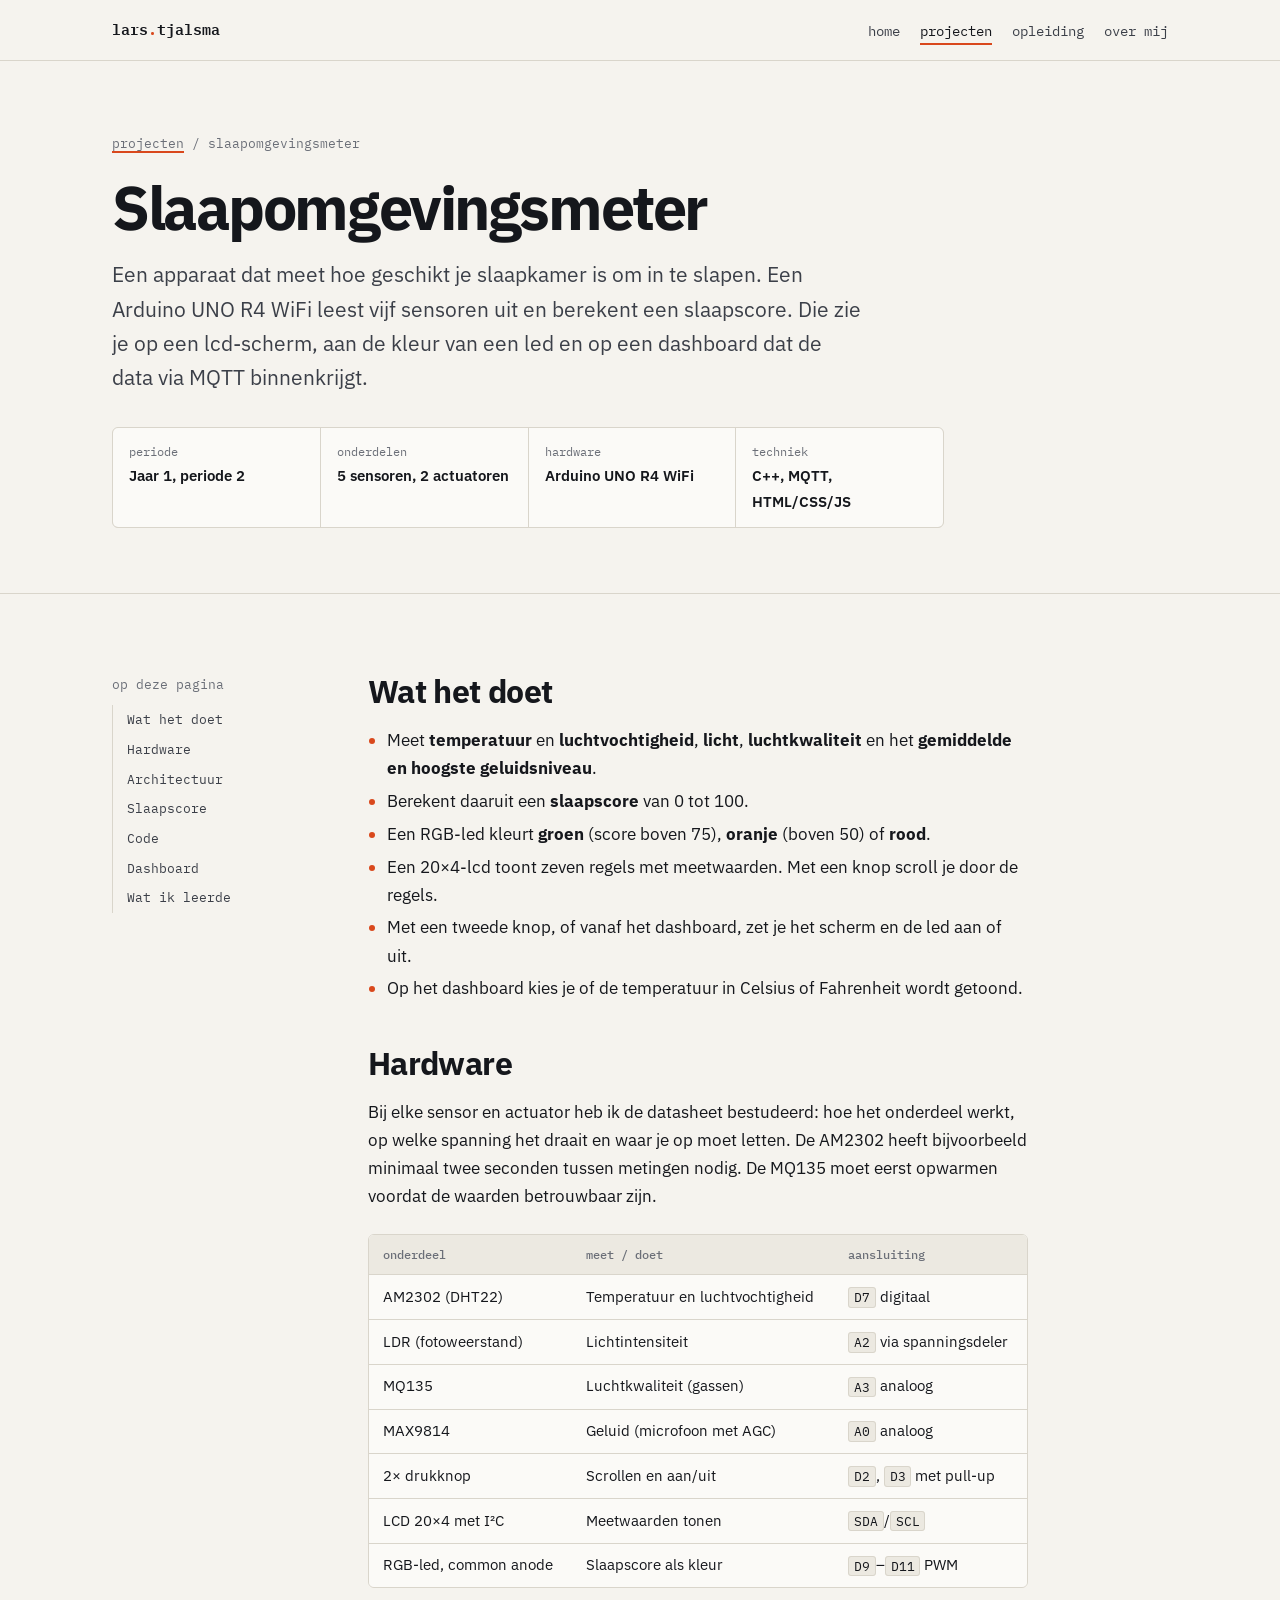
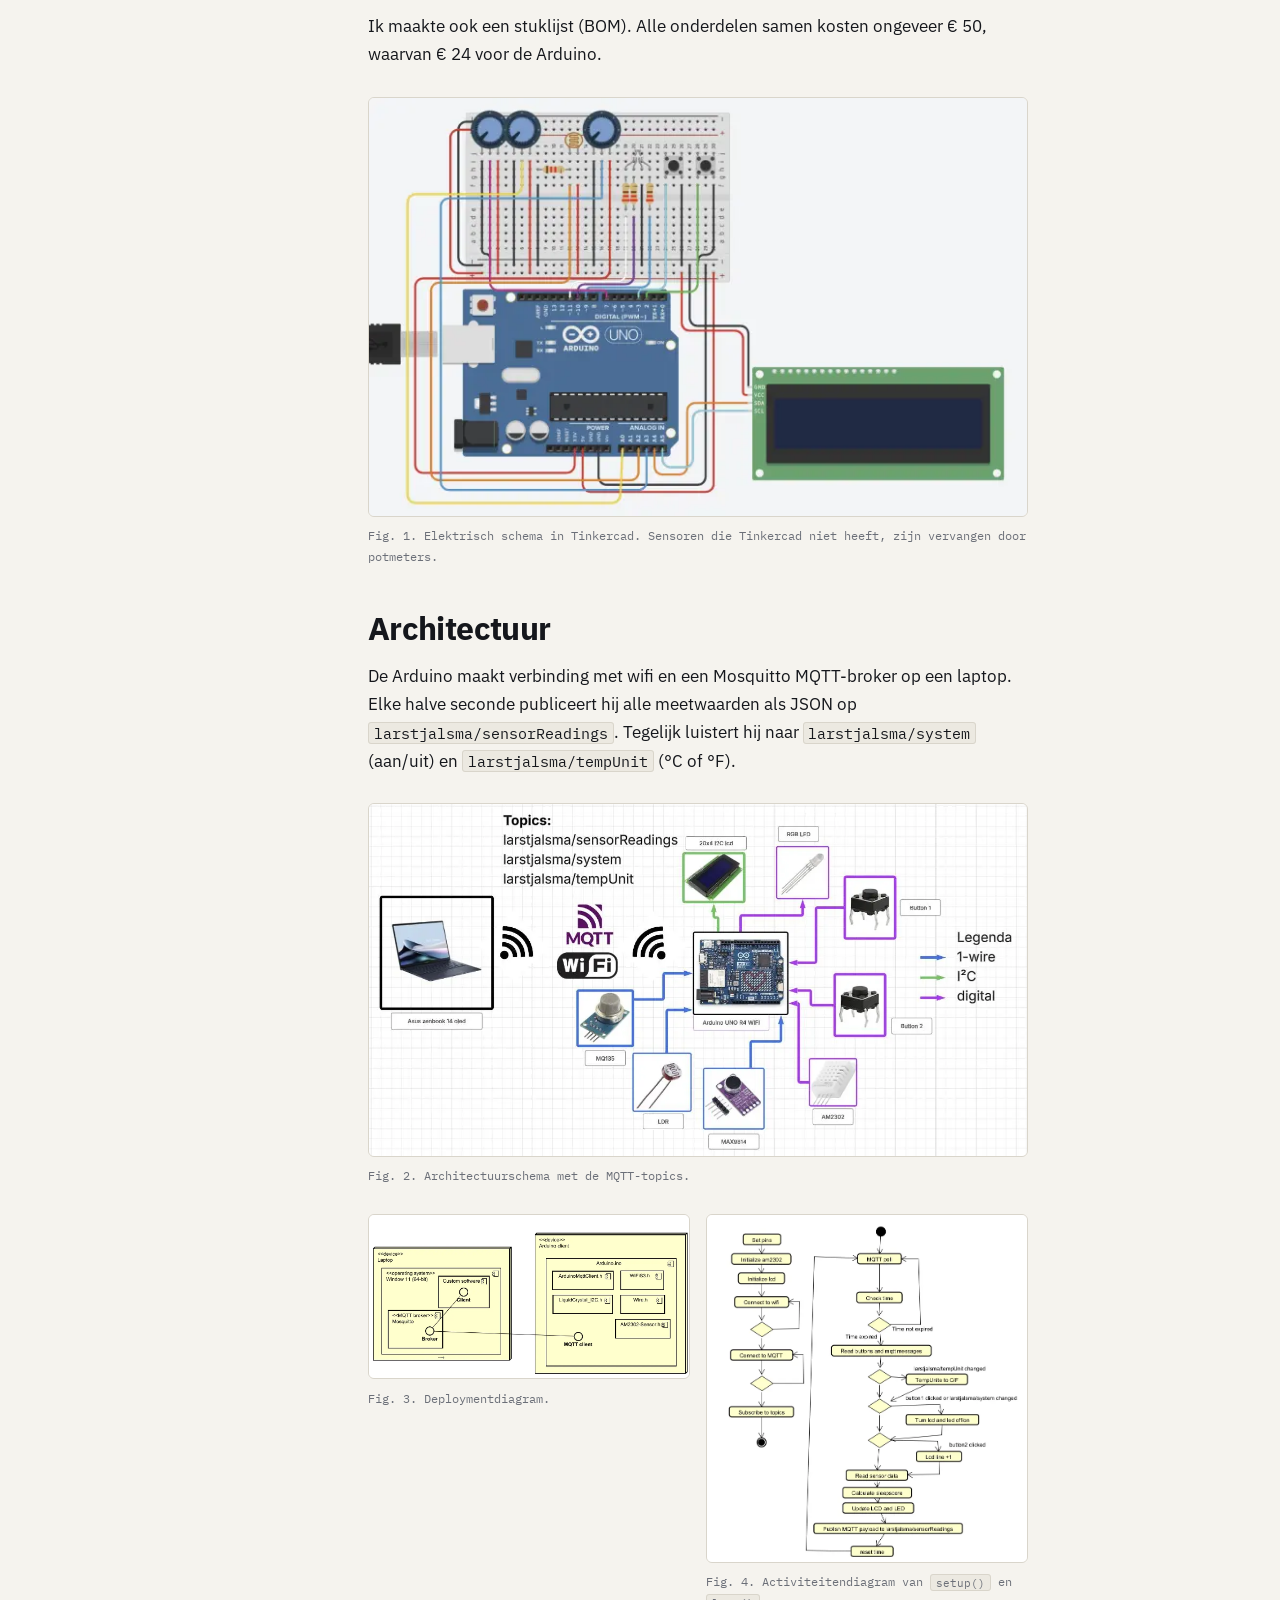
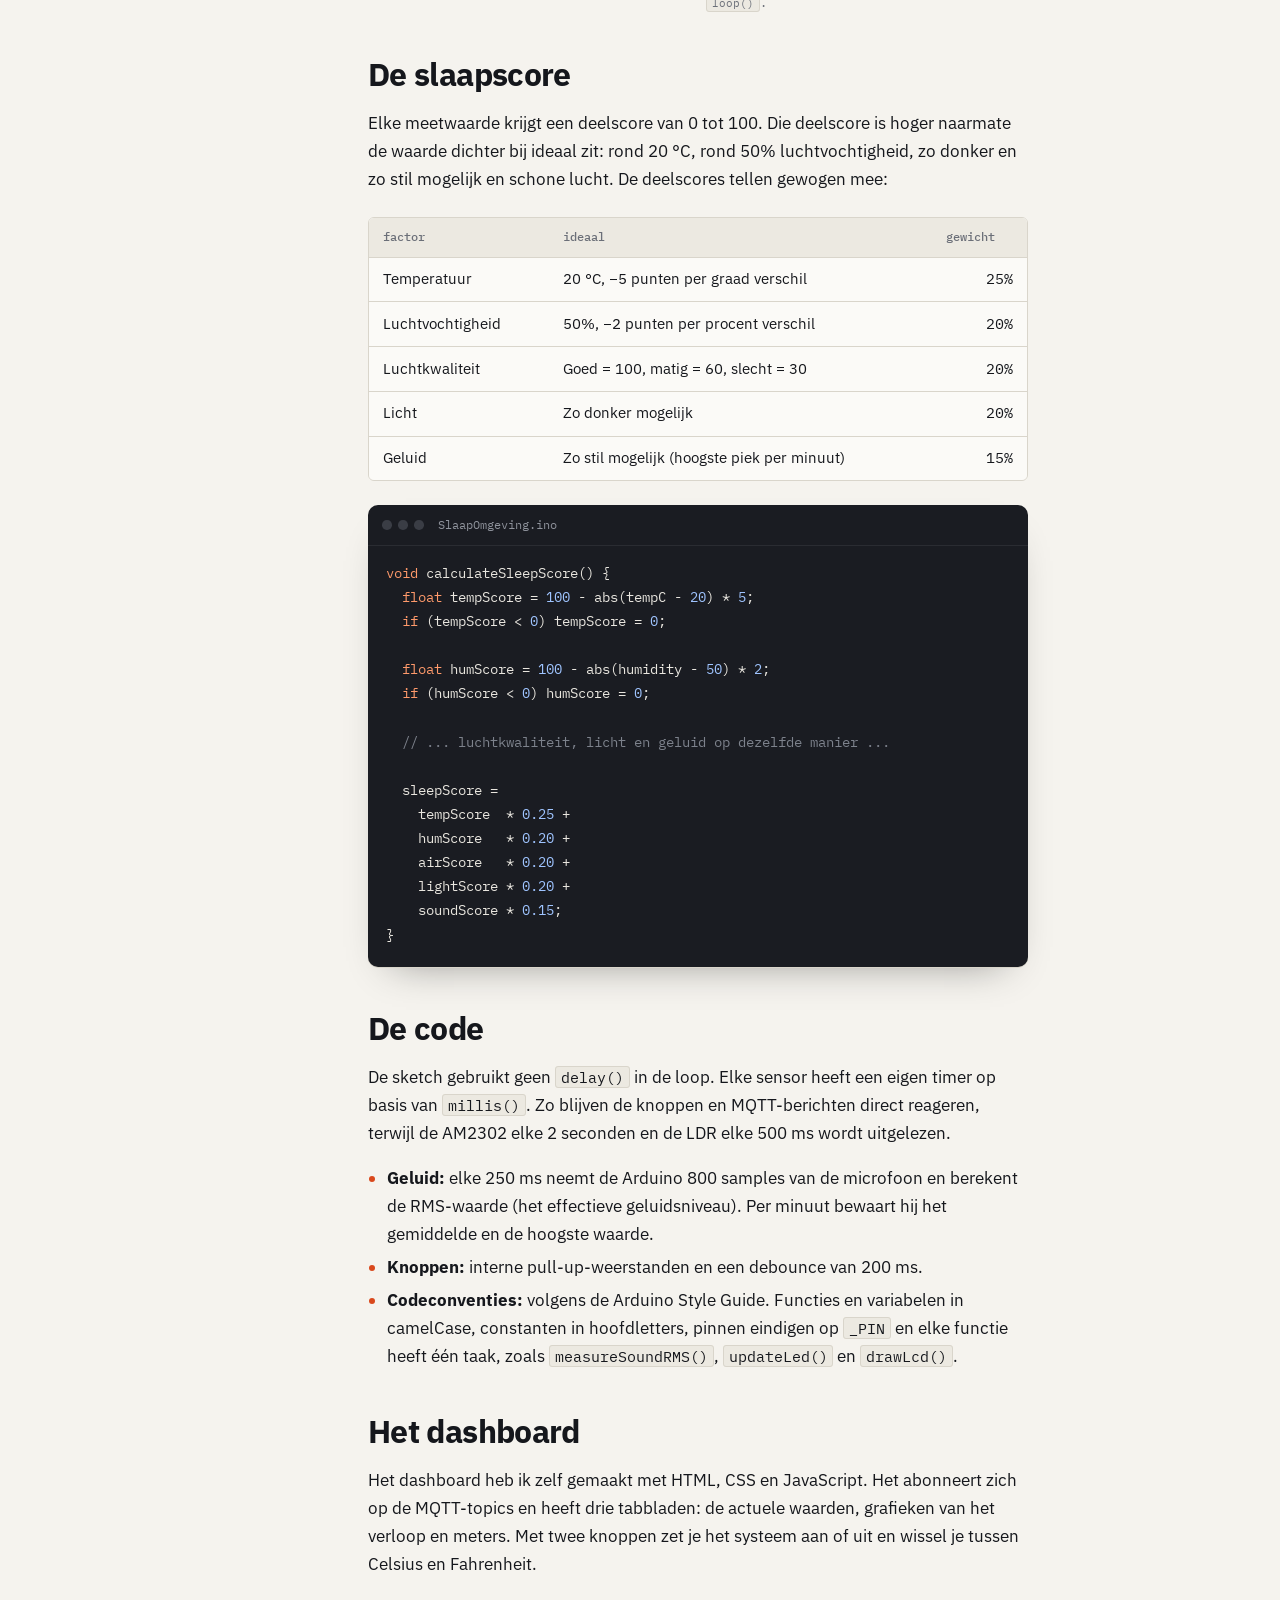
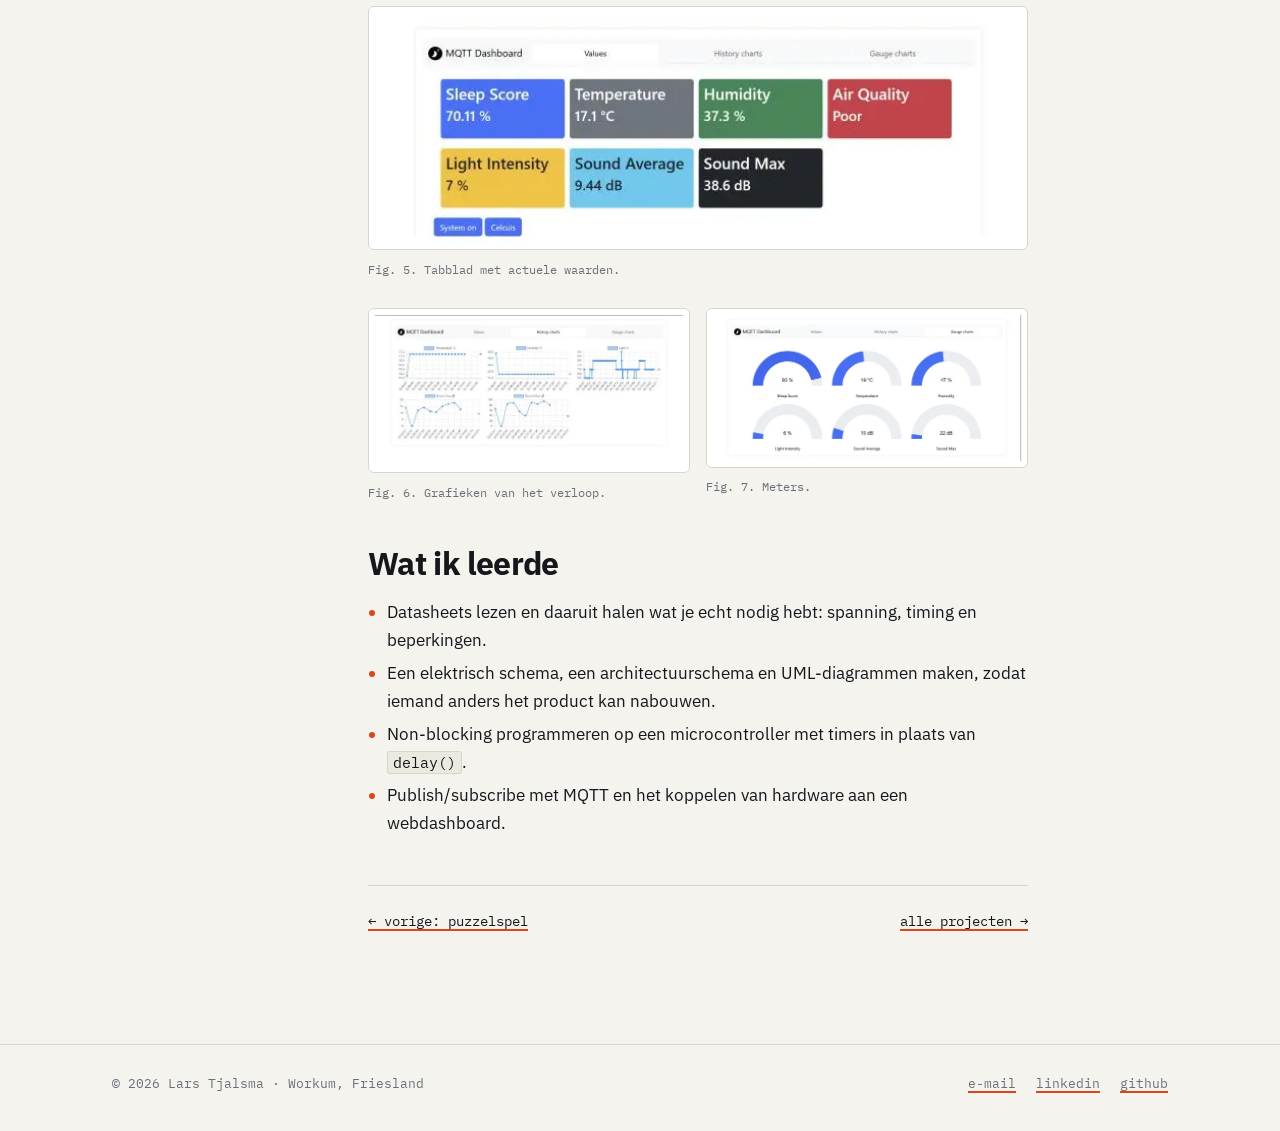
<file: slaapomgevingsmeter.html>
<!doctype html>
<html lang="nl">
<head>
  <meta charset="utf-8">
  <meta name="viewport" content="width=device-width, initial-scale=1">
  <title>Slaapomgevingsmeter · Lars Tjalsma</title>
  <meta name="description" content="Een slaapomgevingsmeter met een Arduino UNO R4 WiFi, vijf sensoren, een lcd, een RGB-led, MQTT en een eigen dashboard.">
  <meta property="og:title" content="Slaapomgevingsmeter · Lars Tjalsma">
  <meta property="og:description" content="Een slaapomgevingsmeter met een Arduino UNO R4 WiFi, vijf sensoren, een lcd, een RGB-led, MQTT en een eigen dashboard.">
  <meta property="og:url" content="https://larstjalsma.dev/slaapomgevingsmeter.html">
  <meta property="og:type" content="website">
  <meta name="theme-color" content="#f5f3ee" media="(prefers-color-scheme: light)">
  <meta name="theme-color" content="#0f1115" media="(prefers-color-scheme: dark)">
  <link rel="canonical" href="https://larstjalsma.dev/slaapomgevingsmeter.html">
  <link rel="icon" href="favicon.svg" type="image/svg+xml">
  <link rel="preconnect" href="https://fonts.googleapis.com">
  <link rel="preconnect" href="https://fonts.gstatic.com" crossorigin>
  <link href="https://fonts.googleapis.com/css2?family=IBM+Plex+Mono:wght@400;500;600&family=IBM+Plex+Sans:wght@400;500;600;700&display=swap" rel="stylesheet">
  <link rel="stylesheet" href="style.css">
</head>
<body>
  <a class="skip" href="#inhoud">Naar de inhoud</a>

  <header class="site-header">
    <div class="wrap">
      <a class="logo" href="index.html">lars<span>.</span>tjalsma</a>
      <nav aria-label="Hoofdmenu">
        <ul class="nav">
          <li><a href="index.html">home</a></li>
          <li><a href="projecten.html" aria-current="true">projecten</a></li>
          <li><a href="opleiding.html">opleiding</a></li>
          <li><a href="over-mij.html">over mij</a></li>
        </ul>
      </nav>
    </div>
  </header>

  <main id="inhoud">
    <section class="page-head">
      <div class="wrap">
        <p class="crumbs"><a href="projecten.html">projecten</a> / slaapomgevingsmeter</p>
        <h1>Slaapomgevingsmeter</h1>
        <p class="lead">
          Een apparaat dat meet hoe geschikt je slaapkamer is om in te slapen. Een Arduino
          UNO R4 WiFi leest vijf sensoren uit en berekent een slaapscore. Die zie je op een
          lcd-scherm, aan de kleur van een led en op een dashboard dat de data via MQTT
          binnenkrijgt.
        </p>
        <dl class="project-facts">
          <div><dt>periode</dt><dd>Jaar 1, periode 2</dd></div>
          <div><dt>onderdelen</dt><dd>5 sensoren, 2 actuatoren</dd></div>
          <div><dt>hardware</dt><dd>Arduino UNO R4 WiFi</dd></div>
          <div><dt>techniek</dt><dd>C++, MQTT, HTML/CSS/JS</dd></div>
        </dl>
      </div>
    </section>

    <section class="section">
      <div class="wrap layout">
        <nav class="toc" aria-label="Op deze pagina">
          <p>op deze pagina</p>
          <ol>
            <li><a href="#wat">Wat het doet</a></li>
            <li><a href="#hardware">Hardware</a></li>
            <li><a href="#architectuur">Architectuur</a></li>
            <li><a href="#slaapscore">Slaapscore</a></li>
            <li><a href="#code">Code</a></li>
            <li><a href="#dashboard">Dashboard</a></li>
            <li><a href="#geleerd">Wat ik leerde</a></li>
          </ol>
        </nav>

        <div class="prose">
          <h2 id="wat">Wat het doet</h2>
          <ul>
            <li>Meet <strong>temperatuur</strong> en <strong>luchtvochtigheid</strong>, <strong>licht</strong>, <strong>luchtkwaliteit</strong> en het <strong>gemiddelde en hoogste geluidsniveau</strong>.</li>
            <li>Berekent daaruit een <strong>slaapscore</strong> van 0 tot 100.</li>
            <li>Een RGB-led kleurt <strong>groen</strong> (score boven 75), <strong>oranje</strong> (boven 50) of <strong>rood</strong>.</li>
            <li>Een 20×4-lcd toont zeven regels met meetwaarden. Met een knop scroll je door de regels.</li>
            <li>Met een tweede knop, of vanaf het dashboard, zet je het scherm en de led aan of uit.</li>
            <li>Op het dashboard kies je of de temperatuur in Celsius of Fahrenheit wordt getoond.</li>
          </ul>

          <h2 id="hardware">Hardware</h2>
          <p>
            Bij elke sensor en actuator heb ik de datasheet bestudeerd: hoe het onderdeel
            werkt, op welke spanning het draait en waar je op moet letten. De AM2302 heeft
            bijvoorbeeld minimaal twee seconden tussen metingen nodig. De MQ135 moet eerst
            opwarmen voordat de waarden betrouwbaar zijn.
          </p>
          <div class="table-wrap">
            <table>
              <thead><tr><th>onderdeel</th><th>meet / doet</th><th>aansluiting</th></tr></thead>
              <tbody>
                <tr><td>AM2302 (DHT22)</td><td>Temperatuur en luchtvochtigheid</td><td><code>D7</code> digitaal</td></tr>
                <tr><td>LDR (fotoweerstand)</td><td>Lichtintensiteit</td><td><code>A2</code> via spanningsdeler</td></tr>
                <tr><td>MQ135</td><td>Luchtkwaliteit (gassen)</td><td><code>A3</code> analoog</td></tr>
                <tr><td>MAX9814</td><td>Geluid (microfoon met AGC)</td><td><code>A0</code> analoog</td></tr>
                <tr><td>2× drukknop</td><td>Scrollen en aan/uit</td><td><code>D2</code>, <code>D3</code> met pull-up</td></tr>
                <tr><td>LCD 20×4 met I²C</td><td>Meetwaarden tonen</td><td><code>SDA</code>/<code>SCL</code></td></tr>
                <tr><td>RGB-led, common anode</td><td>Slaapscore als kleur</td><td><code>D9</code>–<code>D11</code> PWM</td></tr>
              </tbody>
            </table>
          </div>
          <p>
            Ik maakte ook een stuklijst (BOM). Alle onderdelen samen kosten ongeveer € 50,
            waarvan € 24 voor de Arduino.
          </p>
          <figure>
            <a href="img/elektrisch-schema.webp"><img src="img/elektrisch-schema.webp" alt="Elektrisch schema in Tinkercad: een Arduino met breadboard, drie potmeters als vervanging voor de sensoren, een LDR, twee knoppen, een RGB-led met weerstanden en een lcd-scherm." width="680" height="432" loading="lazy"></a>
            <figcaption>Fig. 1. Elektrisch schema in Tinkercad. Sensoren die Tinkercad niet heeft, zijn vervangen door potmeters.</figcaption>
          </figure>

          <h2 id="architectuur">Architectuur</h2>
          <p>
            De Arduino maakt verbinding met wifi en een Mosquitto MQTT-broker op een laptop.
            Elke halve seconde publiceert hij alle meetwaarden als JSON op
            <code>larstjalsma/sensorReadings</code>. Tegelijk luistert hij naar
            <code>larstjalsma/system</code> (aan/uit) en <code>larstjalsma/tempUnit</code>
            (°C of °F).
          </p>
          <figure>
            <a href="img/architectuur.webp"><img src="img/architectuur.webp" alt="Architectuurschema: een laptop en de Arduino UNO R4 WiFi verbonden via wifi en MQTT. Om de Arduino heen staan het lcd, de RGB-led, twee knoppen, de AM2302, MAX9814, LDR en MQ135, met een legenda voor 1-wire, I2C en digitale verbindingen." width="1228" height="657" loading="lazy"></a>
            <figcaption>Fig. 2. Architectuurschema met de MQTT-topics.</figcaption>
          </figure>
          <div class="figs">
            <figure>
              <a href="img/deployment.webp"><img src="img/deployment.webp" alt="UML-deploymentdiagram: een laptop met Windows 11, de Mosquitto-broker en het dashboard als client, verbonden met een Arduino-client met de libraries ArduinoMqttClient, WiFiS3, LiquidCrystal_I2C, Wire en AM2302-Sensor." width="1161" height="591" loading="lazy"></a>
              <figcaption>Fig. 3. Deploymentdiagram.</figcaption>
            </figure>
            <figure>
              <a href="img/activiteitendiagram.webp"><img src="img/activiteitendiagram.webp" alt="UML-activiteitendiagram van setup en loop: pins zetten, sensor en lcd starten, verbinden met wifi en MQTT; daarna in de loop MQTT pollen, timers controleren, knoppen en berichten verwerken, sensoren uitlezen, slaapscore berekenen, lcd en led bijwerken en de payload publiceren." width="783" height="848" loading="lazy"></a>
              <figcaption>Fig. 4. Activiteitendiagram van <code>setup()</code> en <code>loop()</code>.</figcaption>
            </figure>
          </div>

          <h2 id="slaapscore">De slaapscore</h2>
          <p>
            Elke meetwaarde krijgt een deelscore van 0 tot 100. Die deelscore is hoger naarmate
            de waarde dichter bij ideaal zit: rond 20 °C, rond 50% luchtvochtigheid, zo
            donker en zo stil mogelijk en schone lucht. De deelscores tellen gewogen mee:
          </p>
          <div class="table-wrap">
            <table>
              <thead><tr><th>factor</th><th>ideaal</th><th>gewicht</th></tr></thead>
              <tbody>
                <tr><td>Temperatuur</td><td>20 °C, −5 punten per graad verschil</td><td class="num">25%</td></tr>
                <tr><td>Luchtvochtigheid</td><td>50%, −2 punten per procent verschil</td><td class="num">20%</td></tr>
                <tr><td>Luchtkwaliteit</td><td>Goed = 100, matig = 60, slecht = 30</td><td class="num">20%</td></tr>
                <tr><td>Licht</td><td>Zo donker mogelijk</td><td class="num">20%</td></tr>
                <tr><td>Geluid</td><td>Zo stil mogelijk (hoogste piek per minuut)</td><td class="num">15%</td></tr>
              </tbody>
            </table>
          </div>
          <div class="code">
            <div class="code-bar" aria-hidden="true"><i></i><i></i><i></i><span>SlaapOmgeving.ino</span></div>
<pre><code><span class="k">void</span> calculateSleepScore() {
  <span class="k">float</span> tempScore = <span class="n">100</span> - abs(tempC - <span class="n">20</span>) * <span class="n">5</span>;
  <span class="k">if</span> (tempScore &lt; <span class="n">0</span>) tempScore = <span class="n">0</span>;

  <span class="k">float</span> humScore = <span class="n">100</span> - abs(humidity - <span class="n">50</span>) * <span class="n">2</span>;
  <span class="k">if</span> (humScore &lt; <span class="n">0</span>) humScore = <span class="n">0</span>;

  <span class="c">// ... luchtkwaliteit, licht en geluid op dezelfde manier ...</span>

  sleepScore =
    tempScore  * <span class="n">0.25</span> +
    humScore   * <span class="n">0.20</span> +
    airScore   * <span class="n">0.20</span> +
    lightScore * <span class="n">0.20</span> +
    soundScore * <span class="n">0.15</span>;
}</code></pre>
          </div>

          <h2 id="code">De code</h2>
          <p>
            De sketch gebruikt geen <code>delay()</code> in de loop. Elke sensor heeft een
            eigen timer op basis van <code>millis()</code>. Zo blijven de knoppen en
            MQTT-berichten direct reageren, terwijl de AM2302 elke 2 seconden en de LDR
            elke 500 ms wordt uitgelezen.
          </p>
          <ul>
            <li><strong>Geluid:</strong> elke 250 ms neemt de Arduino 800 samples van de
              microfoon en berekent de RMS-waarde (het effectieve geluidsniveau). Per minuut
              bewaart hij het gemiddelde en de hoogste waarde.</li>
            <li><strong>Knoppen:</strong> interne pull-up-weerstanden en een debounce van 200 ms.</li>
            <li><strong>Codeconventies:</strong> volgens de Arduino Style Guide. Functies en
              variabelen in camelCase, constanten in hoofdletters, pinnen eindigen op
              <code>_PIN</code> en elke functie heeft één taak, zoals
              <code>measureSoundRMS()</code>, <code>updateLed()</code> en
              <code>drawLcd()</code>.</li>
          </ul>

          <h2 id="dashboard">Het dashboard</h2>
          <p>
            Het dashboard heb ik zelf gemaakt met HTML, CSS en JavaScript. Het abonneert
            zich op de MQTT-topics en heeft drie tabbladen: de actuele waarden, grafieken
            van het verloop en meters. Met twee knoppen zet je het systeem aan of uit en
            wissel je tussen Celsius en Fahrenheit.
          </p>
          <figure>
            <a href="img/dashboard-waarden.webp"><img src="img/dashboard-waarden.webp" alt="Dashboard, tabblad Values: gekleurde tegels met Sleep Score 70,11%, Temperature 17,1 °C, Humidity 37,3%, Air Quality Poor, Light Intensity 7%, Sound Average 9,44 dB en Sound Max 38,6 dB, met knoppen System on en Celsius." width="646" height="238" loading="lazy"></a>
            <figcaption>Fig. 5. Tabblad met actuele waarden.</figcaption>
          </figure>
          <div class="figs">
            <figure>
              <a href="img/dashboard-grafieken.webp"><img src="img/dashboard-grafieken.webp" alt="Dashboard, tabblad History charts: lijngrafieken van temperatuur, luchtvochtigheid, licht en het gemiddelde en maximale geluid in de tijd." width="648" height="331" loading="lazy"></a>
              <figcaption>Fig. 6. Grafieken van het verloop.</figcaption>
            </figure>
            <figure>
              <a href="img/dashboard-meters.webp"><img src="img/dashboard-meters.webp" alt="Dashboard, tabblad Gauge charts: zes halve-cirkelmeters voor slaapscore, temperatuur, luchtvochtigheid, licht en geluid." width="658" height="325" loading="lazy"></a>
              <figcaption>Fig. 7. Meters.</figcaption>
            </figure>
          </div>

          <h2 id="geleerd">Wat ik leerde</h2>
          <ul>
            <li>Datasheets lezen en daaruit halen wat je echt nodig hebt: spanning, timing en beperkingen.</li>
            <li>Een elektrisch schema, een architectuurschema en UML-diagrammen maken, zodat iemand anders het product kan nabouwen.</li>
            <li>Non-blocking programmeren op een microcontroller met timers in plaats van <code>delay()</code>.</li>
            <li>Publish/subscribe met MQTT en het koppelen van hardware aan een webdashboard.</li>
          </ul>

          <div class="next">
            <a href="puzzelspel.html">← vorige: puzzelspel</a>
            <a href="projecten.html">alle projecten →</a>
          </div>
        </div>
      </div>
    </section>
  </main>

  <footer class="site-footer">
    <div class="wrap">
      <p>© 2026 Lars Tjalsma · Workum, Friesland</p>
      <ul>
        <li><a href="mailto:larstjalsma@gmail.com">e-mail</a></li>
        <li><a href="https://www.linkedin.com/in/lars-tjalsma">linkedin</a></li>
        <li><a href="https://github.com/Lars3849">github</a></li>
      </ul>
    </div>
  </footer>

</body>
</html>
</file>
<file: style.css>
/* ==========================================================
   larstjalsma.dev
   Stijl: "technisch dossier", papier, inkt en één signaalkleur
   ========================================================== */

:root {
  --paper: #f5f3ee;
  --paper-2: #ece9e1;
  --card: #fbfaf7;
  --ink: #15171c;
  --ink-2: #3b3f48;
  --muted: #6b6f78;
  --line: #d9d5cb;
  --accent: #d9481c;
  --accent-ink: #ffffff;
  --accent-soft: #f6dfd4;
  --code-bg: #1a1c22;
  --code-ink: #e9e6df;
  --grid: rgba(21, 23, 28, 0.05);

  --sans: "IBM Plex Sans", system-ui, -apple-system, "Segoe UI", sans-serif;
  --mono: "IBM Plex Mono", ui-monospace, "SFMono-Regular", Menlo, monospace;

  --wrap: 72rem;
  --gutter: clamp(1rem, 5vw, 3rem);
  --radius: 6px;
}

@media (prefers-color-scheme: dark) {
  :root {
    --paper: #0f1115;
    --paper-2: #161920;
    --card: #14171d;
    --ink: #ece9e3;
    --ink-2: #c4c1ba;
    --muted: #8f939c;
    --line: #2a2e37;
    --accent: #ff7a45;
    --accent-ink: #15171c;
    --accent-soft: #3a2017;
    --code-bg: #0a0b0e;
    --code-ink: #e9e6df;
    --grid: rgba(236, 233, 227, 0.04);
  }
}

*, *::before, *::after { box-sizing: border-box; }

html { scroll-padding-top: 5rem; }

body {
  margin: 0;
  background: var(--paper);
  color: var(--ink);
  font-family: var(--sans);
  font-size: 1.0625rem;
  line-height: 1.65;
  -webkit-font-smoothing: antialiased;
}

img { max-width: 100%; height: auto; display: block; }

a { color: inherit; text-decoration-color: var(--accent); text-decoration-thickness: 2px; text-underline-offset: 3px; }
a:hover { color: var(--accent); }
:focus-visible { outline: 3px solid var(--accent); outline-offset: 3px; border-radius: 2px; }

h1, h2, h3, h4 { line-height: 1.12; margin: 0; letter-spacing: -0.02em; }
p { margin: 0 0 1em; }
p:last-child { margin-bottom: 0; }

.wrap { max-width: var(--wrap); margin: 0 auto; padding: 0 var(--gutter); }

.skip {
  position: absolute; left: -999px; top: 0.5rem;
  background: var(--accent); color: var(--accent-ink); padding: 0.5rem 0.8rem; z-index: 20;
}
.skip:focus { left: 0.5rem; }

/* Kleine mono-labels, zoals "01 / projecten" */
.kicker {
  font-family: var(--mono);
  font-size: 0.8rem;
  letter-spacing: 0.04em;
  text-transform: lowercase;
  color: var(--muted);
  margin: 0 0 0.9rem;
}
.kicker b { color: var(--accent); font-weight: 500; }

/* ---------- Navigatie ---------- */

.site-header {
  position: sticky; top: 0; z-index: 10;
  background: color-mix(in srgb, var(--paper) 88%, transparent);
  backdrop-filter: blur(8px);
  -webkit-backdrop-filter: blur(8px);
  border-bottom: 1px solid var(--line);
}
.site-header .wrap {
  display: flex; align-items: center; justify-content: space-between;
  gap: 0.5rem 1.5rem; flex-wrap: wrap;
  min-height: 3.75rem; padding-top: 0.5rem; padding-bottom: 0.5rem;
}
.logo {
  font-family: var(--mono); font-weight: 600; font-size: 0.95rem;
  text-decoration: none; white-space: nowrap;
}
.logo span { color: var(--accent); }
.nav { display: flex; flex-wrap: wrap; gap: 0.15rem 1.25rem; list-style: none; margin: 0; padding: 0; }
.nav a {
  font-family: var(--mono); font-size: 0.85rem; text-decoration: none;
  color: var(--ink-2); padding: 0.2rem 0; border-bottom: 2px solid transparent;
}
.nav a:hover { color: var(--ink); border-bottom-color: var(--line); }
.nav a[aria-current] { color: var(--ink); border-bottom-color: var(--accent); }

/* ---------- Hero ---------- */

.hero {
  border-bottom: 1px solid var(--line);
  background-image:
    linear-gradient(var(--grid) 1px, transparent 1px),
    linear-gradient(90deg, var(--grid) 1px, transparent 1px);
  background-size: 28px 28px;
}
.hero .wrap {
  display: grid; grid-template-columns: minmax(0, 1.25fr) minmax(0, 1fr);
  gap: 3rem; align-items: center;
  padding-top: clamp(3rem, 9vw, 6.5rem); padding-bottom: clamp(3rem, 9vw, 6.5rem);
}
.hero h1 {
  font-size: clamp(2.9rem, 8vw, 5.6rem);
  font-weight: 700; letter-spacing: -0.045em; line-height: 0.95;
  margin-bottom: 1.4rem;
}
.hero h1 .dot { color: var(--accent); }
.lead { font-size: clamp(1.1rem, 2vw, 1.3rem); color: var(--ink-2); max-width: 34ch; }

.pill {
  display: inline-flex; align-items: center; gap: 0.55rem;
  font-family: var(--mono); font-size: 0.82rem;
  border: 1px solid var(--line); background: var(--card);
  padding: 0.3rem 0.75rem; border-radius: 999px; margin: 1.6rem 0 1.4rem;
}
.pill::before {
  content: ""; width: 0.55rem; height: 0.55rem; border-radius: 50%;
  background: #2fa85a; box-shadow: 0 0 0 3px color-mix(in srgb, #2fa85a 25%, transparent);
}

.actions { display: flex; flex-wrap: wrap; gap: 0.75rem; }
.button {
  display: inline-flex; align-items: center; gap: 0.4rem;
  padding: 0.65rem 1.1rem; border-radius: var(--radius);
  font-weight: 600; font-size: 0.95rem; text-decoration: none;
  background: var(--ink); color: var(--paper); border: 1px solid var(--ink);
}
.button:hover { background: var(--accent); border-color: var(--accent); color: var(--accent-ink); }
.button.ghost { background: transparent; color: var(--ink); border-color: var(--line); }
.button.ghost:hover { border-color: var(--ink); color: var(--ink); }

/* Code-paneel in de hero */
.code {
  background: var(--code-bg); color: var(--code-ink);
  font-family: var(--mono); font-size: 0.85rem; line-height: 1.7;
  border-radius: 10px; overflow: hidden;
  box-shadow: 0 1px 0 var(--line), 0 18px 40px -24px rgba(0, 0, 0, 0.45);
}
.code-bar {
  display: flex; align-items: center; gap: 0.4rem;
  padding: 0.6rem 0.9rem; border-bottom: 1px solid rgba(255, 255, 255, 0.07);
  font-size: 0.75rem; color: #8f939c;
}
.code-bar i { width: 0.6rem; height: 0.6rem; border-radius: 50%; background: #3a3d45; }
.code-bar span { margin-left: 0.5rem; }
.code pre { margin: 0; padding: 1rem 1.1rem 1.2rem; overflow-x: auto; }
.code code { font-family: inherit; }
.k { color: #ff9a6b; }   /* keyword */
.s { color: #a8d8a0; }   /* string */
.n { color: #9fc4ff; }   /* number */
.c { color: #7d828c; }   /* commentaar */

/* ---------- Secties ---------- */

.section { padding: clamp(3rem, 7vw, 5rem) 0; border-bottom: 1px solid var(--line); }
.section:last-of-type { border-bottom: 0; }
.section-head { display: flex; justify-content: space-between; align-items: end; gap: 1rem; flex-wrap: wrap; margin-bottom: 2rem; }
.section h2 { font-size: clamp(1.7rem, 3.5vw, 2.4rem); font-weight: 700; }
.section-head a { font-family: var(--mono); font-size: 0.85rem; }

.prose { max-width: 66ch; }
.prose h2 { font-size: clamp(1.5rem, 3vw, 2rem); margin: 2.75rem 0 1rem; }
.prose h2:first-child { margin-top: 0; }
.prose h3 { font-size: 1.2rem; margin: 2rem 0 0.6rem; }
.prose ul, .prose ol { padding-left: 1.2rem; margin: 0 0 1em; }
.prose li + li { margin-top: 0.3rem; }
.prose li::marker { color: var(--accent); }

/* Paginakop voor subpagina's */
.page-head { border-bottom: 1px solid var(--line); }
.page-head .wrap { padding-top: clamp(2.5rem, 7vw, 4.5rem); padding-bottom: clamp(2rem, 5vw, 3rem); }
.page-head h1 { font-size: clamp(2.3rem, 6vw, 3.8rem); font-weight: 700; letter-spacing: -0.04em; margin-bottom: 1rem; }
.page-head .lead { max-width: 58ch; }
.crumbs { font-family: var(--mono); font-size: 0.8rem; color: var(--muted); margin-bottom: 1.25rem; }
.crumbs a { color: var(--muted); }

/* ---------- Kaarten ---------- */

.cards { display: grid; grid-template-columns: repeat(auto-fill, minmax(min(100%, 19rem), 1fr)); gap: 1.25rem; }
.card {
  position: relative; display: flex; flex-direction: column;
  background: var(--card); border: 1px solid var(--line); border-radius: var(--radius);
  padding: 1.4rem 1.4rem 1.25rem;
  transition: border-color 0.15s, transform 0.15s;
}
.card:hover { border-color: var(--ink-2); }
.card .meta { font-family: var(--mono); font-size: 0.75rem; color: var(--muted); margin-bottom: 0.9rem; }
.card .meta b { color: var(--accent); font-weight: 500; }
.card h3 { font-size: 1.2rem; margin-bottom: 0.5rem; }
.card p { color: var(--ink-2); font-size: 0.97rem; }
.card .tags { margin-top: auto; padding-top: 1rem; }
.card h3 a { text-decoration: none; }
.card h3 a::after { content: ""; position: absolute; inset: 0; } /* hele kaart klikbaar */
.card.has-link h3::after { content: " →"; color: var(--accent); }
.card.has-link:hover { transform: translateY(-2px); }

.tags { list-style: none; padding: 0; margin: 0; display: flex; flex-wrap: wrap; gap: 0.4rem; }
.tags li {
  font-family: var(--mono); font-size: 0.72rem;
  padding: 0.12rem 0.5rem; border: 1px solid var(--line); border-radius: 4px; color: var(--ink-2);
  background: var(--paper);
}

/* ---------- Tijdlijn ---------- */

.timeline { list-style: none; margin: 0; padding: 0; border-left: 2px solid var(--line); }
.timeline > li { position: relative; padding: 0 0 2.25rem 1.6rem; }
.timeline > li:last-child { padding-bottom: 0; }
.timeline > li::before {
  content: ""; position: absolute; left: -7px; top: 0.45rem;
  width: 12px; height: 12px; border-radius: 50%;
  background: var(--paper); border: 2px solid var(--accent);
}
.timeline .when { font-family: var(--mono); font-size: 0.8rem; color: var(--muted); display: block; margin-bottom: 0.2rem; }
.timeline h3 { font-size: 1.15rem; margin-bottom: 0.15rem; }
.timeline .where { color: var(--muted); margin-bottom: 0.5rem; }
.timeline p { color: var(--ink-2); }

/* ---------- Twee kolommen / definitielijst ---------- */

.split { display: grid; grid-template-columns: minmax(12rem, 16rem) minmax(0, 1fr); gap: 1rem 3rem; }
.split > h2 { font-size: 1.35rem; }

.facts { margin: 0; border-top: 1px solid var(--line); }
.facts > div { display: grid; grid-template-columns: 11rem 1fr; gap: 1rem; padding: 0.8rem 0; border-bottom: 1px solid var(--line); }
.facts dt { font-family: var(--mono); font-size: 0.82rem; color: var(--muted); padding-top: 0.15rem; }
.facts dd { margin: 0; font-weight: 500; }

/* Vakken-raster */
.courses { display: grid; grid-template-columns: repeat(auto-fill, minmax(min(100%, 15rem), 1fr)); gap: 1px; background: var(--line); border: 1px solid var(--line); border-radius: var(--radius); overflow: hidden; }
.course { background: var(--card); padding: 1.1rem 1.2rem; }
.course h3 { font-size: 1.02rem; margin-bottom: 0.35rem; }
.course p { font-size: 0.93rem; color: var(--ink-2); }
.course .code-label { font-family: var(--mono); font-size: 0.72rem; color: var(--accent); display: block; margin-bottom: 0.35rem; }

/* Periodes */
.periods { display: grid; grid-template-columns: repeat(4, minmax(0, 1fr)); gap: 1rem; counter-reset: p; }
.period { border-top: 3px solid var(--ink); padding-top: 0.9rem; }
.period .when { font-family: var(--mono); font-size: 0.78rem; color: var(--accent); }
.period h3 { font-size: 1.08rem; margin: 0.3rem 0 0.4rem; }
.period p { font-size: 0.93rem; color: var(--ink-2); }

/* ---------- Projectdetail ---------- */

.project-facts { display: grid; grid-template-columns: repeat(auto-fit, minmax(10rem, 1fr)); gap: 1px; background: var(--line); border: 1px solid var(--line); border-radius: var(--radius); overflow: hidden; margin-top: 2rem; max-width: 52rem; }
.project-facts div { background: var(--card); padding: 0.85rem 1rem; }
.project-facts dt { font-family: var(--mono); font-size: 0.72rem; color: var(--muted); }
.project-facts dd { margin: 0.15rem 0 0; font-weight: 600; font-size: 0.95rem; }

.layout { display: grid; grid-template-columns: 13rem minmax(0, 1fr); gap: 3rem; }
.toc { position: sticky; top: 5.5rem; align-self: start; font-family: var(--mono); font-size: 0.82rem; }
.toc p { color: var(--muted); margin-bottom: 0.6rem; }
.toc ol { list-style: none; padding: 0; margin: 0; border-left: 1px solid var(--line); }
.toc a { display: block; padding: 0.25rem 0 0.25rem 0.9rem; text-decoration: none; color: var(--ink-2); }
.toc a:hover { color: var(--accent); }

figure { margin: 1.75rem 0; }
figure a { display: block; border: 1px solid var(--line); border-radius: var(--radius); overflow: hidden; background: #fff; }
figure img { width: 100%; }
figcaption { font-family: var(--mono); font-size: 0.78rem; color: var(--muted); margin-top: 0.55rem; }
.figs { display: grid; grid-template-columns: repeat(auto-fit, minmax(min(100%, 16rem), 1fr)); gap: 1rem; margin: 1.75rem 0; }
.figs figure { margin: 0; }

.table-wrap { overflow-x: auto; margin: 1.5rem 0; border: 1px solid var(--line); border-radius: var(--radius); }
table { border-collapse: collapse; width: 100%; font-size: 0.93rem; background: var(--card); }
th, td { text-align: left; padding: 0.6rem 0.85rem; border-bottom: 1px solid var(--line); vertical-align: top; }
th { font-family: var(--mono); font-size: 0.75rem; font-weight: 500; color: var(--muted); background: var(--paper-2); }
tr:last-child td { border-bottom: 0; }
td.num { font-family: var(--mono); text-align: right; white-space: nowrap; }

.prose code, td code { font-family: var(--mono); font-size: 0.86em; background: var(--paper-2); border: 1px solid var(--line); padding: 0.05rem 0.3rem; border-radius: 3px; }
.prose .code { margin: 1.5rem 0; }
.prose .code code { background: none; border: 0; padding: 0; font-size: inherit; border-radius: 0; }

.note {
  border-left: 3px solid var(--accent); background: var(--accent-soft);
  padding: 0.9rem 1.1rem; border-radius: 0 var(--radius) var(--radius) 0; margin: 1.5rem 0;
}

.steps { counter-reset: step; list-style: none; padding: 0 !important; }
.steps > li { counter-increment: step; position: relative; padding-left: 2.6rem; }
.steps > li + li { margin-top: 0.9rem !important; }
.steps > li::before {
  content: counter(step, decimal-leading-zero);
  position: absolute; left: 0; top: 0.05rem;
  font-family: var(--mono); font-size: 0.78rem; color: var(--accent);
  border: 1px solid var(--line); border-radius: 4px; padding: 0 0.3rem; background: var(--card);
}

.next {
  display: flex; justify-content: space-between; gap: 1rem; flex-wrap: wrap;
  margin-top: 3rem; padding-top: 1.5rem; border-top: 1px solid var(--line);
  font-family: var(--mono); font-size: 0.85rem;
}

/* ---------- Contactblok ---------- */

.cta {
  background: var(--ink); color: var(--paper); border-radius: 10px;
  padding: clamp(1.75rem, 5vw, 3rem);
  display: flex; justify-content: space-between; align-items: center; gap: 1.5rem; flex-wrap: wrap;
}
.cta h2 { font-size: clamp(1.5rem, 3.5vw, 2.2rem); margin-bottom: 0.5rem; }
.cta p { color: color-mix(in srgb, var(--paper) 75%, transparent); max-width: 46ch; }
.cta .button { background: var(--accent); border-color: var(--accent); color: var(--accent-ink); }
.cta .button:hover { filter: brightness(1.08); }
.cta .button.ghost { background: transparent; border-color: color-mix(in srgb, var(--paper) 35%, transparent); color: var(--paper); }

/* ---------- Footer ---------- */

.site-footer { border-top: 1px solid var(--line); margin-top: 2rem; }
.site-footer .wrap {
  display: flex; justify-content: space-between; flex-wrap: wrap; gap: 0.75rem 2rem;
  padding-top: 1.75rem; padding-bottom: 2.5rem;
  font-family: var(--mono); font-size: 0.8rem; color: var(--muted);
}
.site-footer ul { list-style: none; display: flex; flex-wrap: wrap; gap: 0.5rem 1.25rem; margin: 0; padding: 0; }
.site-footer a { color: var(--muted); }
.site-footer a:hover { color: var(--accent); }

/* ---------- Mobiel ---------- */

@media (max-width: 860px) {
  .hero .wrap { grid-template-columns: 1fr; gap: 2.25rem; }
  .split, .layout { grid-template-columns: minmax(0, 1fr); gap: 1.25rem; }
  .toc { position: static; }
  .periods { grid-template-columns: repeat(2, minmax(0, 1fr)); }
}

@media (max-width: 560px) {
  body { font-size: 1rem; }
  .periods { grid-template-columns: 1fr; }
  .facts > div { grid-template-columns: 1fr; gap: 0.1rem; }
  .site-header .wrap { padding-top: 0.6rem; padding-bottom: 0.6rem; }
  .nav { gap: 0.1rem 1rem; }
  .hero .code { font-size: 0.74rem; }
}

@media (prefers-reduced-motion: reduce) {
  * { transition: none !important; }
}
</file>
